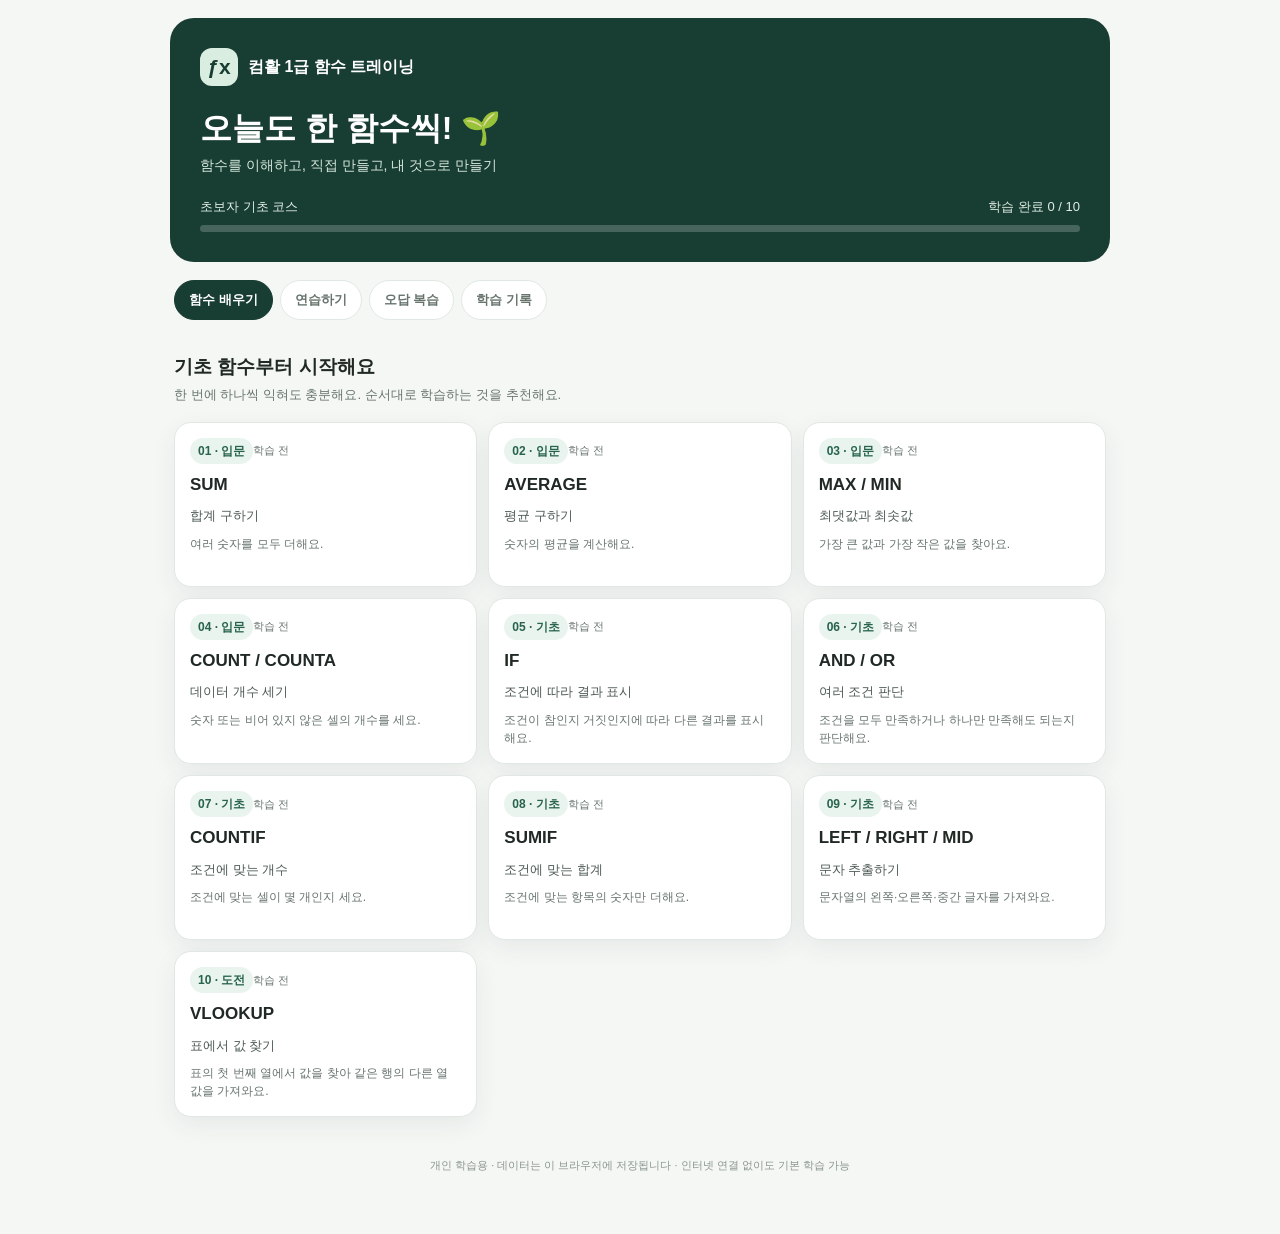
<file: func/index.html>
<!doctype html>
<html lang="ko">
<head>
<meta charset="utf-8">
<meta name="viewport" content="width=device-width, initial-scale=1, viewport-fit=cover">
<meta name="theme-color" content="#183d32">
<meta name="description" content="컴퓨터활용능력 1급 실기 함수 초보자 학습 앱">
<link rel="manifest" href="./manifest.json">
<title>컴활 1급 함수 트레이닝</title>
<style>
:root{--green:#183d32;--green2:#27634e;--mint:#eaf4ee;--ink:#202923;--muted:#68756d;--line:#e1e8e3;--bg:#f5f7f5;--white:#fff;--red:#b43c36;--amber:#9a6815;--shadow:0 8px 24px rgba(25,55,40,.07)}
*{box-sizing:border-box}body{margin:0;background:var(--bg);color:var(--ink);font-family:-apple-system,BlinkMacSystemFont,"Segoe UI",Roboto,"Noto Sans KR",sans-serif;line-height:1.55}button,input{font:inherit}button{cursor:pointer}.app{max-width:980px;margin:auto;min-height:100vh;padding-bottom:34px}.hero{background:var(--green);color:#fff;padding:26px 22px 22px;border-radius:0 0 24px 24px}.brand{display:flex;align-items:center;gap:10px;font-weight:750}.brand-mark{width:38px;height:38px;border-radius:12px;background:#d9eee1;color:var(--green);display:grid;place-items:center;font-size:21px}.hero h1{font-size:27px;line-height:1.25;margin:22px 0 7px}.hero p{color:#d7e8dd;margin:0;font-size:14px}.hero-bottom{display:flex;justify-content:space-between;gap:12px;align-items:center;margin-top:20px;font-size:13px;color:#e0eee5}.progress-track{height:7px;background:#ffffff35;border-radius:20px;overflow:hidden;margin-top:8px}.progress-fill{height:100%;background:#b7e2c8;width:0%;transition:width .2s}.tabs{display:flex;gap:7px;padding:15px 16px 4px;overflow:auto}.tab{border:1px solid var(--line);background:#fff;color:var(--muted);border-radius:999px;padding:9px 14px;white-space:nowrap;font-size:13px;font-weight:650}.tab.active{background:var(--green);border-color:var(--green);color:#fff}.content{padding:14px 16px}.section-title{font-size:19px;margin:8px 0 4px}.sub{color:var(--muted);font-size:13px;margin:0 0 16px}.grid{display:grid;grid-template-columns:repeat(2,minmax(0,1fr));gap:11px}.card{background:var(--white);border:1px solid var(--line);border-radius:17px;padding:15px;box-shadow:var(--shadow)}.lesson-card{display:flex;flex-direction:column;gap:8px;min-height:150px;text-align:left;color:var(--ink);width:100%;border:1px solid var(--line)}.lesson-card:active{transform:scale(.99)}.lesson-top{display:flex;justify-content:space-between;align-items:center}.num{font-size:12px;color:var(--green2);font-weight:750;background:var(--mint);padding:4px 8px;border-radius:20px}.status{font-size:11px;color:var(--muted)}.lesson-card strong{font-size:17px}.lesson-card small{color:var(--muted);font-size:12px}.lesson-card .desc{font-size:13px;color:#4d5a52}.pill{display:inline-block;background:var(--mint);color:var(--green2);padding:4px 9px;border-radius:99px;font-size:11px;font-weight:700}.panel{background:#fff;border:1px solid var(--line);border-radius:18px;padding:17px;margin-bottom:13px;box-shadow:var(--shadow)}.back{border:0;background:transparent;color:var(--green2);font-weight:700;padding:4px 0 12px}.lesson-heading{display:flex;gap:12px;align-items:flex-start}.lesson-heading h2{margin:0;font-size:24px}.lesson-heading p{margin:3px 0;color:var(--muted);font-size:13px}.explain{background:#f1f6f2;border-radius:13px;padding:14px;margin:13px 0}.formula{font-family:ui-monospace,SFMono-Regular,Consolas,monospace;background:#173c30;color:#f1fff5;border-radius:11px;padding:13px;overflow-wrap:anywhere;font-size:15px}.sheet{width:100%;border-collapse:collapse;margin:10px 0;font-size:13px}.sheet th,.sheet td{border:1px solid #dce4de;padding:8px;text-align:center}.sheet th{background:#edf3ee;color:#45564b}.sheet td:first-child{background:#f7f9f7;font-weight:700;color:#5e6c62}.step{display:flex;gap:10px;margin:10px 0;align-items:flex-start}.step b{background:var(--mint);color:var(--green);border-radius:50%;width:25px;height:25px;display:grid;place-items:center;flex:0 0 25px;font-size:12px}.step div{font-size:14px}.muted{color:var(--muted)}.btn{border:0;border-radius:12px;background:var(--green);color:#fff;padding:12px 16px;font-weight:750}.btn.secondary{background:#edf3ee;color:var(--green)}.btn.ghost{background:#fff;color:var(--green);border:1px solid var(--line)}.btn-row{display:flex;gap:8px;flex-wrap:wrap;margin-top:12px}.input-label{display:block;font-size:13px;font-weight:700;margin:14px 0 7px}.answer-input{width:100%;border:1.5px solid #d5dfd8;border-radius:12px;padding:13px 12px;background:#fff;color:var(--ink);font-family:ui-monospace,monospace;font-size:15px;outline:none}.answer-input:focus{border-color:var(--green2);box-shadow:0 0 0 3px #27634e18}.feedback{padding:12px;border-radius:12px;margin-top:12px;font-size:13px}.feedback.good{background:#eaf5ed;color:#205b38}.feedback.bad{background:#fff2ed;color:#963d2d}.hint{background:#fff8e8;border:1px solid #f0dfb8;color:#725018;border-radius:12px;padding:12px;margin-top:10px;font-size:13px}.small-title{font-size:14px;font-weight:750;margin:15px 0 7px}.stat-grid{display:grid;grid-template-columns:repeat(3,1fr);gap:9px}.stat{background:#f3f6f3;border-radius:13px;padding:13px;text-align:center}.stat strong{display:block;font-size:22px;color:var(--green)}.stat span{font-size:11px;color:var(--muted)}.empty{text-align:center;padding:28px 12px;color:var(--muted);font-size:14px}.footer{text-align:center;color:#8a958e;font-size:11px;padding:20px 16px}.hidden{display:none!important}
@media(min-width:700px){.hero{margin-top:18px;border-radius:24px;padding:30px}.content{padding:20px 4px}.tabs{padding:18px 4px 4px}.grid{grid-template-columns:repeat(3,minmax(0,1fr))}.lesson-card{min-height:165px}.app{padding:0 20px 40px}.hero h1{font-size:32px}}
@media(max-width:390px){.grid{grid-template-columns:1fr}.hero h1{font-size:24px}.stat-grid{gap:6px}.stat{padding:10px 5px}}
</style>
</head>
<body>
<div class="app">
<header class="hero">
  <div class="brand"><div class="brand-mark">ƒx</div><span>컴활 1급 함수 트레이닝</span></div>
  <h1>오늘도 한 함수씩! 🌱</h1>
  <p>함수를 이해하고, 직접 만들고, 내 것으로 만들기</p>
  <div class="hero-bottom"><span>초보자 기초 코스</span><span id="heroProgressText">학습 완료 0 / 10</span></div>
  <div class="progress-track"><div class="progress-fill" id="heroProgress"></div></div>
</header>
<nav class="tabs" aria-label="주 메뉴">
  <button class="tab active" data-tab="learn">함수 배우기</button>
  <button class="tab" data-tab="practice">연습하기</button>
  <button class="tab" data-tab="wrong">오답 복습</button>
  <button class="tab" data-tab="stats">학습 기록</button>
</nav>
<main class="content">
<section id="learnView">
  <h2 class="section-title">기초 함수부터 시작해요</h2>
  <p class="sub">한 번에 하나씩 익혀도 충분해요. 순서대로 학습하는 것을 추천해요.</p>
  <div class="grid" id="lessonGrid"></div>
</section>
<section id="lessonView" class="hidden"></section>
<section id="practiceView" class="hidden">
  <h2 class="section-title">함수 연습하기</h2><p class="sub">배운 함수의 수식을 직접 입력해 보세요.</p>
  <div id="practiceList"></div>
</section>
<section id="wrongView" class="hidden">
  <h2 class="section-title">오답 복습</h2><p class="sub">틀렸던 문제를 다시 풀면서 익혀 봐요.</p><div id="wrongList"></div>
</section>
<section id="statsView" class="hidden">
  <h2 class="section-title">나의 학습 기록</h2><p class="sub">조금씩 쌓이는 연습이 실력이 돼요.</p>
  <div class="stat-grid" id="statsGrid"></div><div class="panel" style="margin-top:13px"><b>함수별 학습 현황</b><div id="statsDetails"></div></div>
  <button class="btn ghost" id="resetBtn">학습 기록 초기화</button>
</section>
</main>
<div class="footer">개인 학습용 · 데이터는 이 브라우저에 저장됩니다 · 인터넷 연결 없이도 기본 학습 가능</div>
</div>
<script>
const lessons = [
 {id:"sum",name:"SUM",ko:"합계 구하기",level:"입문",desc:"여러 숫자를 모두 더해요.",meaning:"SUM은 여러 셀에 들어 있는 숫자를 모두 더해 합계를 구하는 함수예요.",syntax:"=SUM(숫자1, [숫자2], ...)",example:"=SUM(B2:B5)",parts:[["SUM","합계를 구하라는 함수 이름"],["B2:B5","B2부터 B5까지의 셀 범위"]],rows:[["셀","금액"],["B2","10,000"],["B3","20,000"],["B4","15,000"],["B5","5,000"]],result:"50,000",hint:["합계를 구할 때 사용하는 함수 이름은 SUM이에요.","B2부터 B5까지 범위를 콜론(:)으로 연결해요."],question:"B2부터 B5까지 금액의 합계를 구하는 수식을 작성하세요.",answers:["=SUM(B2:B5)"],explain:"SUM은 지정한 범위의 숫자를 모두 더해요. B2:B5는 B2, B3, B4, B5를 뜻해요.",try:"=SUM(B2:B5)"},
 {id:"average",name:"AVERAGE",ko:"평균 구하기",level:"입문",desc:"숫자의 평균을 계산해요.",meaning:"AVERAGE는 숫자들의 산술평균을 구해요. 합계를 항목 수로 나눈 값이에요.",syntax:"=AVERAGE(숫자1, [숫자2], ...)",example:"=AVERAGE(C2:C6)",parts:[["AVERAGE","평균을 구하라는 함수 이름"],["C2:C6","C2부터 C6까지의 점수 범위"]],rows:[["셀","점수"],["C2","80"],["C3","90"],["C4","70"],["C5","85"],["C6","95"]],result:"84",hint:["평균을 구하는 함수 이름은 AVERAGE예요.","점수가 입력된 C2부터 C6까지 범위를 지정하세요."],question:"C2부터 C6까지 점수의 평균을 구하는 수식을 작성하세요.",answers:["=AVERAGE(C2:C6)"],explain:"AVERAGE는 지정한 숫자들의 평균을 구해요. 이 예시의 평균은 84점이에요.",try:"=AVERAGE(C2:C6)"},
 {id:"maxmin",name:"MAX / MIN",ko:"최댓값과 최솟값",level:"입문",desc:"가장 큰 값과 가장 작은 값을 찾아요.",meaning:"MAX는 가장 큰 숫자를, MIN은 가장 작은 숫자를 찾아줘요.",syntax:"=MAX(범위)  /  =MIN(범위)",example:"=MAX(D2:D6)",parts:[["MAX","가장 큰 숫자"],["MIN","가장 작은 숫자"],["D2:D6","비교할 숫자 범위"]],rows:[["셀","점수"],["D2","72"],["D3","98"],["D4","81"],["D5","65"],["D6","90"]],result:"MAX = 98 / MIN = 65",hint:["가장 큰 값은 MAX, 가장 작은 값은 MIN이에요.","두 함수 모두 같은 범위 D2:D6을 사용할 수 있어요."],question:"D2부터 D6까지 점수 중 가장 큰 값을 구하는 수식을 작성하세요.",answers:["=MAX(D2:D6)"],explain:"MAX는 범위에서 가장 큰 숫자를 반환해요. 가장 작은 값이 필요하다면 MAX 대신 MIN을 사용해요.",try:"=MAX(D2:D6)"},
 {id:"count",name:"COUNT / COUNTA",ko:"데이터 개수 세기",level:"입문",desc:"숫자 또는 비어 있지 않은 셀의 개수를 세요.",meaning:"COUNT는 숫자가 입력된 셀의 개수를 세고, COUNTA는 비어 있지 않은 셀의 개수를 세요.",syntax:"=COUNT(범위)  /  =COUNTA(범위)",example:"=COUNT(A2:A6)",parts:[["COUNT","숫자가 입력된 셀 개수"],["COUNTA","비어 있지 않은 셀 개수"],["A2:A6","확인할 범위"]],rows:[["셀","내용"],["A2","김하나"],["A3","25"],["A4","이둘"],["A5","30"],["A6","(빈 셀)"]],result:"COUNT = 2 / COUNTA = 4",hint:["숫자만 세려면 COUNT를 사용해요.","글자까지 포함해 내용이 있는 셀을 세려면 COUNTA를 사용해요."],question:"A2부터 A6까지에서 숫자가 입력된 셀의 개수를 구하는 수식을 작성하세요.",answers:["=COUNT(A2:A6)"],explain:"COUNT는 숫자가 있는 A3과 A5, 총 2개를 세요. 글자도 세고 싶다면 COUNTA를 사용해요.",try:"=COUNT(A2:A6)"},
 {id:"if",name:"IF",ko:"조건에 따라 결과 표시",level:"기초",desc:"조건이 참인지 거짓인지에 따라 다른 결과를 표시해요.",meaning:"IF는 조건을 검사한 뒤 참이면 첫 번째 결과를, 거짓이면 두 번째 결과를 표시해요.",syntax:'=IF(조건, "참일 때", "거짓일 때")',example:'=IF(B2>=60,"합격","불합격")',parts:[["B2>=60","B2의 값이 60 이상인지 검사"],["\"합격\"","조건이 참이면 표시"],["\"불합격\"","조건이 거짓이면 표시"]],rows:[["셀","점수"],["B2","75"],["B3","55"]],result:"B2 결과 = 합격",hint:["IF 함수는 조건, 참일 때 결과, 거짓일 때 결과 순서예요.","60점 이상인지 비교하려면 >= 기호를 사용해요."],question:"B2의 점수가 60점 이상이면 '합격', 아니면 '불합격'을 표시하는 수식을 작성하세요.",answers:['=IF(B2>=60,"합격","불합격")',"=IF(B2>=60,\"합격\",\"불합격\")"],explain:"IF(조건, 참일 때 값, 거짓일 때 값) 순서예요. 문자 결과는 큰따옴표로 감싸야 해요.",try:'=IF(B2>=60,"합격","불합격")'},
 {id:"andor",name:"AND / OR",ko:"여러 조건 판단",level:"기초",desc:"조건을 모두 만족하거나 하나만 만족해도 되는지 판단해요.",meaning:"AND는 모든 조건이 참이어야 TRUE, OR는 조건 중 하나라도 참이면 TRUE를 반환해요. IF와 함께 자주 사용해요.",syntax:"=AND(조건1, 조건2)  /  =OR(조건1, 조건2)",example:'=IF(AND(B2>=60,C2="출석"),"통과","미통과")',parts:[["AND(B2>=60,C2=\"출석\")","점수가 60 이상이고 출석 상태가 출석인지 모두 확인"],["IF(...)","조건이 참이면 통과, 아니면 미통과"]],rows:[["셀","값"],["B2","80"],["C2","출석"]],result:"통과",hint:["AND는 두 조건을 모두 만족해야 해요.","IF 안에 AND(조건1, 조건2)를 넣어 사용할 수 있어요."],question:"B2가 60 이상이고 C2가 '출석'이면 '통과', 아니면 '미통과'를 표시하세요.",answers:['=IF(AND(B2>=60,C2="출석"),"통과","미통과")'],explain:"AND가 두 조건을 검사하고, 그 결과를 IF가 받아 최종 문자를 표시해요.",try:'=IF(AND(B2>=60,C2="출석"),"통과","미통과")'},
 {id:"countif",name:"COUNTIF",ko:"조건에 맞는 개수",level:"기초",desc:"조건에 맞는 셀이 몇 개인지 세요.",meaning:"COUNTIF는 지정한 범위에서 조건에 맞는 셀의 개수를 세는 함수예요.",syntax:"=COUNTIF(범위, 조건)",example:'=COUNTIF(B2:B6,">=80")',parts:[["B2:B6","조건을 검사할 범위"],[">=80","80 이상이라는 조건"]],rows:[["셀","점수"],["B2","90"],["B3","75"],["B4","80"],["B5","60"],["B6","95"]],result:"3",hint:["COUNTIF는 범위와 조건, 두 가지를 입력해요.","80 이상 조건은 따옴표 안에 \">=80\"처럼 작성해요."],question:"B2부터 B6까지에서 80 이상인 점수의 개수를 구하세요.",answers:['=COUNTIF(B2:B6,">=80")',"=COUNTIF(B2:B6,\">=80\")"],explain:"90, 80, 95가 조건을 만족하므로 결과는 3이에요. 조건을 큰따옴표로 묶는 점을 기억하세요.",try:'=COUNTIF(B2:B6,">=80")'},
 {id:"sumif",name:"SUMIF",ko:"조건에 맞는 합계",level:"기초",desc:"조건에 맞는 항목의 숫자만 더해요.",meaning:"SUMIF는 조건을 만족하는 행에 대응하는 숫자들을 합산해요.",syntax:"=SUMIF(조건범위, 조건, 합계범위)",example:'=SUMIF(A2:A5,"사과",B2:B5)',parts:[["A2:A5","조건을 확인할 품목 범위"],["\"사과\"","찾을 조건"],["B2:B5","합계를 구할 금액 범위"]],rows:[["셀","품목(A)","금액(B)"],["2","사과","1,000"],["3","배","2,000"],["4","사과","1,500"],["5","포도","3,000"]],result:"2,500",hint:["SUMIF는 조건범위, 조건, 합계범위 순서예요.","품목이 사과인 행의 금액을 더하는 문제예요."],question:"A2:A5에서 '사과'인 행에 해당하는 B2:B5 금액의 합계를 구하세요.",answers:['=SUMIF(A2:A5,"사과",B2:B5)'],explain:"사과에 해당하는 금액 1,000과 1,500을 더해 2,500이 돼요.",try:'=SUMIF(A2:A5,"사과",B2:B5)'},
 {id:"text",name:"LEFT / RIGHT / MID",ko:"문자 추출하기",level:"기초",desc:"문자열의 왼쪽·오른쪽·중간 글자를 가져와요.",meaning:"LEFT는 왼쪽부터, RIGHT는 오른쪽부터, MID는 지정한 위치부터 글자를 추출해요.",syntax:"=LEFT(문자열, 글자수)\n=RIGHT(문자열, 글자수)\n=MID(문자열, 시작위치, 글자수)",example:'=LEFT(A2,2)  → "서울"',parts:[["A2","문자열이 들어 있는 셀"],["2","왼쪽에서 가져올 글자 수"],["MID","시작 위치와 글자 수를 지정해 중간 추출"]],rows:[["셀","내용"],["A2","서울특별시"],["LEFT(A2,2)","서울"],["RIGHT(A2,3)","특별시"]],result:"서울",hint:["LEFT와 RIGHT는 가져올 글자 수를 지정해요.","MID는 시작 위치도 지정해야 해요. 첫 글자의 위치는 1이에요."],question:"A2의 문자열에서 왼쪽부터 2글자를 추출하는 수식을 작성하세요.",answers:["=LEFT(A2,2)"],explain:"LEFT(A2,2)는 A2의 왼쪽에서 두 글자를 가져와요. 서울특별시라면 결과는 서울이에요.",try:"=LEFT(A2,2)"},
 {id:"vlookup",name:"VLOOKUP",ko:"표에서 값 찾기",level:"도전",desc:"표의 첫 번째 열에서 값을 찾아 같은 행의 다른 열 값을 가져와요.",meaning:"VLOOKUP은 표의 첫 번째 열에서 찾을 값을 검색하고, 지정한 열의 값을 반환해요.",syntax:"=VLOOKUP(찾을값, 표범위, 열번호, 일치옵션)",example:"=VLOOKUP(E2,A2:C6,3,FALSE)",parts:[["E2","찾을 값이 입력된 셀"],["A2:C6","검색할 표 범위"],["3","표 범위의 세 번째 열에서 결과 반환"],["FALSE","정확히 일치하는 값 검색"]],rows:[["사번","이름","부서"],["101","김하나","총무"],["102","이둘","회계"],["103","박셋","인사"]],result:"찾을 사번이 102라면 결과 = 회계",hint:["찾을 값은 표 범위의 첫 번째 열에서 검색해요.","열번호 3은 지정한 표 범위의 세 번째 열을 뜻해요. 정확히 일치하려면 FALSE를 사용해요."],question:"E2의 사번을 A2:C6에서 찾아 세 번째 열의 값을 정확히 일치하도록 가져오세요.",answers:["=VLOOKUP(E2,A2:C6,3,FALSE)","=VLOOKUP(E2,A2:C6,3,0)"],explain:"VLOOKUP(찾을값, 표범위, 열번호, FALSE) 구조예요. FALSE 대신 0을 써도 정확히 일치하는 검색이에요.",try:"=VLOOKUP(E2,A2:C6,3,FALSE)"}
];
const defaultState={completed:[],attempts:0,correct:0,wrong:{},lastSeen:null};
let state;
try{state=JSON.parse(localStorage.getItem("comhwalFunctionTrainerV1"))||structuredClone(defaultState)}catch(e){state={...defaultState}}
let activeTab="learn", currentLesson=null, hintLevel=0;
const $=s=>document.querySelector(s);
function save(){localStorage.setItem("comhwalFunctionTrainerV1",JSON.stringify(state));updateHeader()}
function updateHeader(){const n=state.completed.length;$("#heroProgressText").textContent=`학습 완료 ${n} / ${lessons.length}`;$("#heroProgress").style.width=(n/lessons.length*100)+"%"}
function showTab(tab){activeTab=tab;document.querySelectorAll(".tab").forEach(b=>b.classList.toggle("active",b.dataset.tab===tab));["learn","lesson","practice","wrong","stats"].forEach(v=>$("#"+v+"View").classList.toggle("hidden",v!==(tab==="learn"&&currentLesson?"lesson":tab)));if(tab==="learn"&&!currentLesson)renderLessons();if(tab==="practice")renderPractice();if(tab==="wrong")renderWrong();if(tab==="stats")renderStats()}
document.querySelectorAll(".tab").forEach(b=>b.addEventListener("click",()=>{currentLesson=null;showTab(b.dataset.tab)}));
function renderLessons(){const grid=$("#lessonGrid");grid.innerHTML="";lessons.forEach((l,i)=>{const done=state.completed.includes(l.id);const b=document.createElement("button");b.className="card lesson-card";b.innerHTML=`<div class="lesson-top"><span class="num">${String(i+1).padStart(2,"0")} · ${l.level}</span><span class="status">${done?"✓ 학습 완료":"학습 전"}</span></div><strong>${l.name}</strong><span class="desc">${l.ko}</span><small>${l.desc}</small>`;b.addEventListener("click",()=>openLesson(l.id));grid.appendChild(b)})}
function table(rows){return `<table class="sheet"><tbody>${rows.map((r,i)=>`<tr>${r.map(c=>i===0?`<th>${c}</th>`:`<td>${c}</td>`).join("")}</tr>`).join("")}</tbody></table>`}
function openLesson(id){currentLesson=lessons.find(x=>x.id===id);hintLevel=0;renderLesson();showTab("learn")}
function renderLesson(){const l=currentLesson,v=$("#lessonView");$("#learnView").classList.add("hidden");v.classList.remove("hidden");v.innerHTML=`<button class="back" id="backLessons">← 함수 목록</button><div class="panel"><div class="lesson-heading"><span class="pill">${l.level} 단계</span><div><h2>${l.name}</h2><p>${l.ko}</p></div></div><div class="explain"><b>🌱 이 함수는 무엇을 할까요?</b><p style="margin:6px 0 0">${l.meaning}</p></div><div class="small-title">함수의 기본 모양</div><div class="formula">${l.syntax.replaceAll("\\n","<br>")}</div><div class="small-title">실제 예시</div><div class="formula">${l.example}</div>${l.rows?`<div class="small-title">예제 데이터</div>${table(l.rows)}`:""}<div class="small-title">수식 하나씩 이해하기</div>${l.parts.map((p,i)=>`<div class="step"><b>${i+1}</b><div><strong>${p[0]}</strong><br><span class="muted">${p[1]}</span></div></div>`).join("")}<div class="explain"><b>계산 결과</b><div style="font-size:19px;font-weight:800;color:var(--green);margin-top:5px">${l.result}</div></div><div class="small-title">이제 직접 만들어 볼까요?</div><p class="muted" style="font-size:13px">아래 문제를 읽고 수식을 입력해 보세요. 처음에는 힌트를 사용해도 좋아요.</p><b>${l.question}</b><label class="input-label" for="lessonAnswer">수식 입력</label><input id="lessonAnswer" class="answer-input" placeholder="예: =SUM(A1:A5)" autocomplete="off" autocapitalize="characters"><div class="btn-row"><button class="btn secondary" id="hintBtn">힌트 보기</button><button class="btn" id="checkBtn">정답 확인</button></div><div id="hintArea"></div><div id="answerFeedback"></div><div class="btn-row"><button class="btn ghost" id="nextLesson">다음 함수 배우기 →</button></div></div>`;
$("#backLessons").onclick=()=>{currentLesson=null;showTab("learn")};$("#hintBtn").onclick=()=>{hintLevel=Math.min(hintLevel+1,2);$("#hintArea").innerHTML=`<div class="hint">💡 ${l.hint[Math.min(hintLevel-1,1)]}</div>`};$("#checkBtn").onclick=()=>checkAnswer(l,$("#lessonAnswer").value,"answerFeedback");$("#lessonAnswer").addEventListener("keydown",e=>{if(e.key==="Enter")checkAnswer(l,e.target.value,"answerFeedback")});$("#nextLesson").onclick=()=>{const i=lessons.findIndex(x=>x.id===l.id);openLesson(lessons[(i+1)%lessons.length].id)}}
function normalize(s){return s.toUpperCase().replace(/\s+/g,"").replace(/;/g,",")}
function checkAnswer(l,value,target){const correct=l.answers.some(a=>normalize(a)===normalize(value));state.attempts++;if(correct){state.correct++;if(!state.completed.includes(l.id))state.completed.push(l.id);delete state.wrong[l.id];$("#"+target).innerHTML=`<div class="feedback good"><b>정답이에요! 🎉</b><br>${l.explain}</div>`}else{state.wrong[l.id]=(state.wrong[l.id]||0)+1;$("#"+target).innerHTML=`<div class="feedback bad"><b>조금 더 살펴봐요.</b><br>입력한 수식의 함수 이름, 괄호, 셀 범위를 확인해 보세요.<br><br><b>정답 예시:</b> <code>${l.try}</code><br>${l.explain}</div>`}save();renderLessons()}
function renderPractice(){const box=$("#practiceList");box.innerHTML="";lessons.forEach((l,i)=>{const p=document.createElement("div");p.className="panel";p.innerHTML=`<span class="pill">${i+1}번 · ${l.level}</span><h3 style="margin:9px 0 4px">${l.name} — ${l.ko}</h3><p style="font-size:13px;margin:0">${l.question}</p><input class="answer-input" style="margin-top:11px" id="p_${l.id}" placeholder="수식을 입력하세요"><div class="btn-row"><button class="btn secondary" data-hint="${l.id}">힌트</button><button class="btn" data-check="${l.id}">채점</button></div><div id="pf_${l.id}"></div><div id="ph_${l.id}"></div>`;box.appendChild(p)});box.querySelectorAll("[data-check]").forEach(b=>b.onclick=()=>checkAnswer(lessons.find(l=>l.id===b.dataset.check),$("#p_"+b.dataset.check).value,"pf_"+b.dataset.check));box.querySelectorAll("[data-hint]").forEach(b=>{let n=0;b.onclick=()=>{n=Math.min(n+1,2);$("#ph_"+b.dataset.hint).innerHTML=`<div class="hint">${lessons.find(l=>l.id===b.dataset.hint).hint[n-1]}</div>`}})}
function renderWrong(){const box=$("#wrongList"),ids=Object.keys(state.wrong);if(!ids.length){box.innerHTML='<div class="panel empty">아직 오답이 없어요.<br>함수 연습을 시작하면 복습할 문제가 여기에 모여요! 🌱</div>';return}box.innerHTML="";ids.forEach(id=>{const l=lessons.find(x=>x.id===id);if(!l)return;const p=document.createElement("div");p.className="panel";p.innerHTML=`<span class="pill">오답 ${state.wrong[id]}회</span><h3>${l.name} · ${l.ko}</h3><p style="font-size:13px">${l.question}</p><input class="answer-input" id="w_${id}" placeholder="수식을 다시 입력하세요"><div class="btn-row"><button class="btn" id="wc_${id}">다시 채점</button><button class="btn ghost" id="wh_${id}">정답 보기</button></div><div id="wf_${id}"></div>`;box.appendChild(p);$("#wc_"+id).onclick=()=>checkAnswer(l,$("#w_"+id).value,"wf_"+id);$("#wh_"+id).onclick=()=>$("#wf_"+id).innerHTML=`<div class="hint">정답 예시: ${l.try}<br>${l.explain}</div>`})}
function renderStats(){const rate=state.attempts?Math.round(state.correct/state.attempts*100):0;$("#statsGrid").innerHTML=`<div class="stat"><strong>${state.completed.length}</strong><span>학습 완료 함수</span></div><div class="stat"><strong>${state.attempts}</strong><span>누적 채점</span></div><div class="stat"><strong>${rate}%</strong><span>정답률</span></div>`;$("#statsDetails").innerHTML=lessons.map(l=>`<div style="display:flex;justify-content:space-between;padding:9px 0;border-bottom:1px solid var(--line);font-size:13px"><span><b>${l.name}</b> <span class="muted">· ${l.ko}</span></span><span>${state.completed.includes(l.id)?"✓ 완료":"학습 전"}</span></div>`).join("")}
$("#resetBtn").onclick=()=>{if(confirm("모든 학습 기록과 오답을 초기화할까요?")){state={...defaultState,completed:[],wrong:{}};save();renderStats();renderLessons()}};
renderLessons();updateHeader();
if("serviceWorker" in navigator && location.protocol.startsWith("http")){window.addEventListener("load",()=>navigator.serviceWorker.register("./sw.js").catch(()=>{}))}
</script>
</body>
</html>
</file>
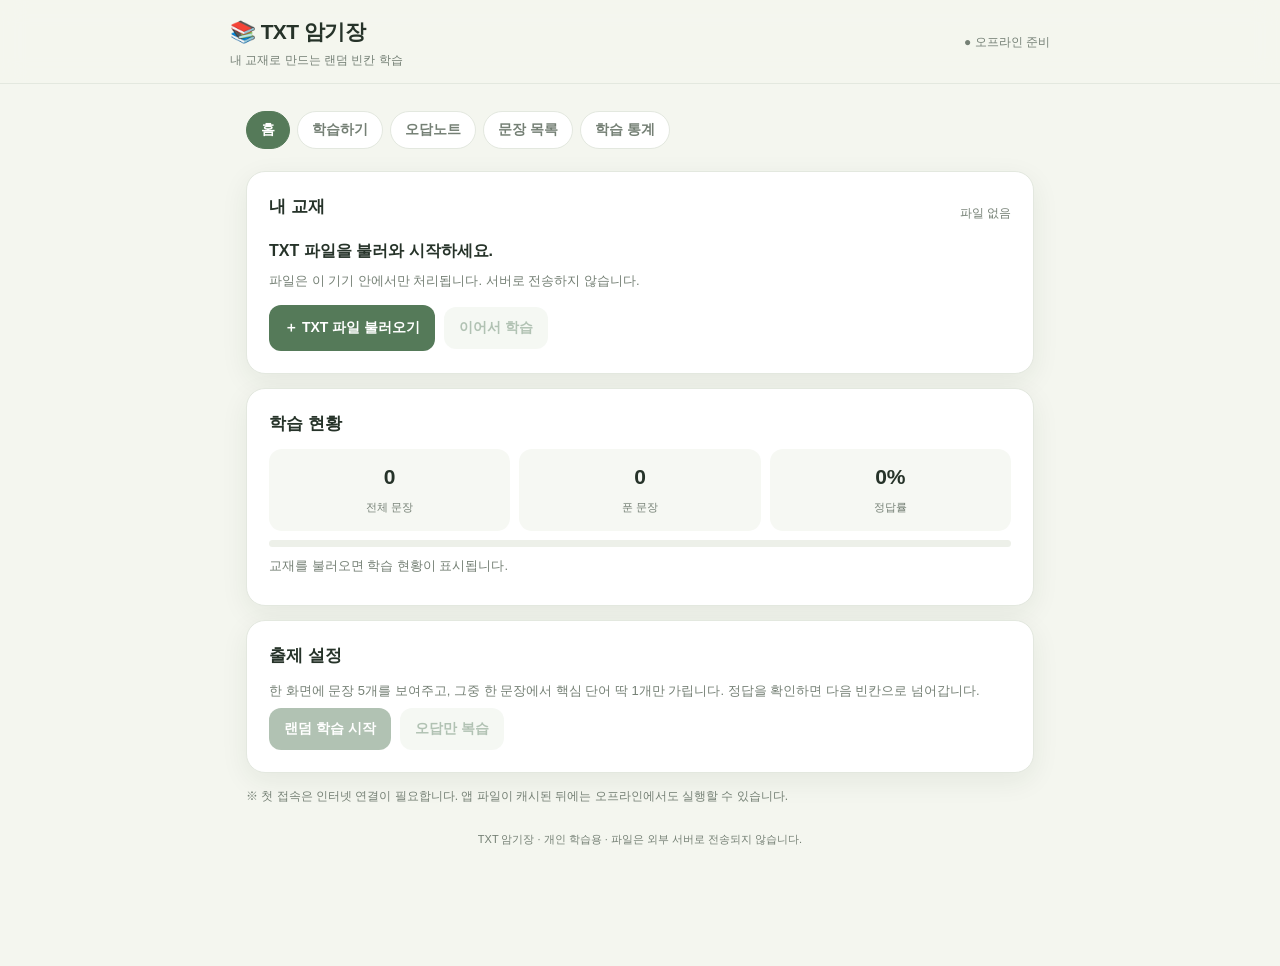
<file: mem/index.html>
<!doctype html>
<html lang="ko">
<head>
<meta charset="utf-8">
<meta name="viewport" content="width=device-width, initial-scale=1, viewport-fit=cover">
<meta name="theme-color" content="#f4f6ef">
<meta name="apple-mobile-web-app-capable" content="yes">
<meta name="apple-mobile-web-app-status-bar-style" content="default">
<meta name="apple-mobile-web-app-title" content="TXT 암기장">
<link rel="manifest" href="./manifest.json">
<link rel="icon" href="./icon.svg" type="image/svg+xml">
<link rel="apple-touch-icon" href="./icon-180.png">
<title>TXT 암기장</title>
<style>
:root{--bg:#f4f6ef;--paper:#fff;--ink:#263329;--muted:#758075;--green:#557a59;--green2:#e9f0e6;--line:#e3e8df;--red:#b64e46;--amber:#a66b24;--shadow:0 8px 28px rgba(35,55,35,.07)}
*{box-sizing:border-box}body{margin:0;background:var(--bg);color:var(--ink);font-family:-apple-system,BlinkMacSystemFont,"Apple SD Gothic Neo","Noto Sans KR",sans-serif;line-height:1.55}
header{padding:calc(16px + env(safe-area-inset-top)) 18px 14px;background:rgba(244,246,239,.94);position:sticky;top:0;z-index:5;backdrop-filter:blur(12px);border-bottom:1px solid var(--line)}
.head{max-width:820px;margin:auto;display:flex;align-items:center;justify-content:space-between;gap:12px}
h1{font-size:21px;margin:0;font-weight:800;letter-spacing:-.6px}.sub{font-size:12px;color:var(--muted);margin-top:2px}
main{max-width:820px;margin:0 auto;padding:18px 16px 100px}
nav{display:flex;gap:7px;overflow:auto;margin:0 0 17px;padding:2px 0 5px}
.tab{border:1px solid var(--line);background:var(--paper);border-radius:999px;padding:9px 14px;white-space:nowrap;color:var(--muted);font-weight:700}
.tab.active{background:var(--green);border-color:var(--green);color:white}
.panel{background:var(--paper);border:1px solid var(--line);border-radius:19px;padding:18px;box-shadow:var(--shadow);margin-bottom:14px}
h2{font-size:17px;margin:0 0 12px}h3{font-size:14px;margin:0 0 8px}
p{margin:7px 0}.muted{color:var(--muted);font-size:13px}.small{font-size:12px;color:var(--muted)}
button,.filebtn{border:0;border-radius:12px;padding:12px 15px;font-size:14px;font-weight:750;background:var(--green);color:white;cursor:pointer}
button:disabled{opacity:.45;cursor:not-allowed}.secondary{background:var(--green2);color:var(--green)}.ghost{background:#f4f6f2;color:#4d5d4e;border:1px solid var(--line)}.danger{background:#faecea;color:var(--red)}
input[type=text],textarea{width:100%;padding:13px;border:1px solid var(--line);border-radius:11px;font:inherit;background:#fff;color:var(--ink);outline-color:var(--green)}
input[type=file]{display:none}.filebtn{display:inline-block}.row{display:flex;gap:9px;align-items:center;flex-wrap:wrap}.between{display:flex;justify-content:space-between;align-items:center;gap:10px}
.stats{display:grid;grid-template-columns:repeat(3,1fr);gap:9px}.stat{background:#f6f8f3;border-radius:13px;padding:12px;text-align:center}.stat b{display:block;font-size:21px}.stat span{font-size:11px;color:var(--muted)}
.progress{height:7px;background:#edf0e9;border-radius:99px;overflow:hidden;margin:9px 0}.progress>i{display:block;height:100%;background:var(--green);width:0}
.question{font-size:16px;line-height:1.9;word-break:keep-all}.study-sentence{padding:11px 9px;border-bottom:1px solid var(--line);border-radius:9px}.study-sentence:last-child{border:0}.study-sentence.active-sentence{background:#f1f6ee;border:1px solid #dce8d9}.study-sentence .sentence-no{display:inline-block;min-width:25px;color:var(--muted);font-size:12px;font-weight:800;vertical-align:top}.study-sentence .sentence-body{display:inline}.blank{display:inline-block;vertical-align:baseline;min-width:76px;padding:1px 7px;margin:0 2px;border-bottom:2px solid #91a58d;background:#f0f5ed;border-radius:6px;color:var(--green);font-size:14px;text-align:center}
.answer-list{display:grid;gap:10px;margin-top:18px}.answer-item label{display:block;font-size:12px;color:var(--muted);margin-bottom:5px}
.feedback{padding:13px;border-radius:12px;margin-top:14px;font-size:14px}.good{background:#eaf4e8;color:#315f37}.bad{background:#fbefed;color:#98433d}
.hidden{display:none!important}.sentence-card{padding:13px 0;border-bottom:1px solid var(--line)}.sentence-card:last-child{border:0}
footer{text-align:center;color:var(--muted);font-size:11px;padding:18px}
@media(min-width:650px){main{padding-top:25px}.panel{padding:22px}.question{font-size:21px}}
</style>
</head>
<body>
<header><div class="head"><div><h1>📚 TXT 암기장</h1><div class="sub">내 교재로 만드는 랜덤 빈칸 학습</div></div><span id="offline" class="small">● 준비 중</span></div></header>
<main>
<nav>
<button class="tab active" data-view="home">홈</button>
<button class="tab" data-view="study">학습하기</button>
<button class="tab" data-view="wrong">오답노트</button>
<button class="tab" data-view="library">문장 목록</button>
<button class="tab" data-view="stats">학습 통계</button>
</nav>
<section id="home" class="view">
 <div class="panel">
  <div class="between"><h2>내 교재</h2><span class="small" id="fileStatus">아직 불러온 파일이 없어요</span></div>
  <p id="fileName" style="font-weight:750">TXT 파일을 불러와 시작하세요.</p>
  <p class="muted">파일은 이 기기 안에서만 처리됩니다. 서버로 전송하지 않습니다.</p>
  <div class="row" style="margin-top:14px">
   <label class="filebtn" for="txtFile">＋ TXT 파일 불러오기</label><input id="txtFile" type="file" accept=".txt,text/plain">
   <button class="secondary" id="resumeBtn" disabled>이어서 학습</button>
  </div>
 </div>
 <div class="panel">
  <h2>학습 현황</h2>
  <div class="stats"><div class="stat"><b id="totalN">0</b><span>전체 문장</span></div><div class="stat"><b id="doneN">0</b><span>푼 문장</span></div><div class="stat"><b id="rateN">0%</b><span>정답률</span></div></div>
  <div class="progress"><i id="homeProgress"></i></div>
  <p class="muted" id="progressText">교재를 불러오면 학습 현황이 표시됩니다.</p>
 </div>
 <div class="panel"><h2>출제 설정</h2><p class="muted">한 화면에 문장 5개를 보여주고, 그중 한 문장에서 핵심 단어 딱 1개만 가립니다. 정답을 확인하면 다음 빈칸으로 넘어갑니다.</p><div class="row"><button id="startBtn" disabled>랜덤 학습 시작</button><button class="secondary" id="wrongStartBtn" disabled>오답만 복습</button></div></div>
 <p class="small">※ 첫 접속은 인터넷 연결이 필요합니다. 앱 파일이 캐시된 뒤에는 오프라인에서도 실행할 수 있습니다.</p>
</section>
<section id="study" class="view hidden">
 <div class="panel">
  <div class="between"><span class="small" id="qPosition">문제 0 / 0</span><span class="small" id="qScore">정답 0</span></div>
  <div class="progress"><i id="studyProgress"></i></div>
  <h2>5개 문장을 읽고, 표시된 빈칸 하나를 채워 보세요.</h2>
  <div id="questionText" class="question">홈에서 TXT 파일을 불러온 뒤 학습을 시작하세요.</div>
  <div id="answerFields" class="answer-list"></div>
  <div class="row" style="margin-top:18px"><button id="gradeBtn" disabled>정답 확인</button><button class="secondary" id="hintBtn" disabled>힌트 보기</button><button class="ghost" id="revealBtn" disabled>정답 보기</button></div>
  <div id="feedback" class="feedback hidden"></div>
  <div class="row" style="margin-top:14px"><button class="ghost" id="nextBtn" disabled>다음 빈칸 →</button><button class="ghost" id="endBtn">학습 종료</button></div>
 </div>
</section>
<section id="wrong" class="view hidden">
 <div class="panel"><div class="between"><h2>오답노트</h2><span class="small" id="wrongCount">0개</span></div><p class="muted">한 번이라도 틀린 문장이 저장됩니다. 다시 맞히면 오답 목록에서 자동으로 제외할 수 있습니다.</p><div class="row"><button id="wrongStudyBtn" disabled>오답 다시 풀기</button><button class="danger" id="clearWrongBtn">오답 기록 비우기</button></div></div>
 <div class="panel" id="wrongList"><p class="muted">아직 오답이 없습니다.</p></div>
</section>
<section id="library" class="view hidden">
 <div class="panel"><div class="between"><h2>전체 문장</h2><span class="small" id="libraryCount">0개</span></div><p class="muted">불러온 TXT에서 문장 단위로 분리한 내용입니다.</p><div id="libraryList"><p class="muted">교재를 먼저 불러오세요.</p></div></div>
</section>
<section id="stats" class="view hidden">
 <div class="panel"><h2>학습 통계</h2><div class="stats"><div class="stat"><b id="statAttempts">0</b><span>총 채점 횟수</span></div><div class="stat"><b id="statCorrect">0</b><span>완전 정답</span></div><div class="stat"><b id="statAccuracy">0%</b><span>정답률</span></div></div></div>
 <div class="panel"><h2>데이터 관리</h2><p class="muted">기기 변경이나 브라우저 데이터 삭제에 대비해 학습 기록을 백업하세요.</p><div class="row"><button id="exportBtn">백업 내보내기</button><label class="filebtn secondary" for="backupFile">백업 가져오기</label><input id="backupFile" type="file" accept=".json,application/json"></div><p class="small">백업 파일에는 불러온 TXT 본문과 학습 기록이 포함됩니다.</p></div>
</section>
<footer>TXT 암기장 · 개인 학습용 · 파일은 외부 서버로 전송되지 않습니다.</footer>
</main>
<script>
const $=id=>document.getElementById(id);
const DB_NAME='txtMemoryTrainerDB', DB_VERSION=1, STORE='app';
let db, state={text:'',fileName:'',sentences:[],wrong:{},attempts:0,correct:0,answered:{},lastIndex:0};
let queue=[],qIndex=0,current=null,graded=false,wrongMode=false;
const STOP=new Set(('그리고 그러나 또한 또는 다만 이에 따라 따라서 경우 해당 각각 다음 각 호 법 이하 사람 자 이 그 및 또는 중 동안 부분 일부 것 수 등 때 바 따라 의 에 에서 으로 로 를 을 은 는 이 가 와 과 도 만 에게 에는 에서부터 까지 한 하는 하며 하고 되어 있다 있는 없는 따른 따른다 한다 된다 지급한다 말한다').split(/\s+/));
function openDB(){return new Promise((resolve,reject)=>{const req=indexedDB.open(DB_NAME,DB_VERSION);req.onupgradeneeded=()=>req.result.createObjectStore(STORE);req.onsuccess=()=>resolve(req.result);req.onerror=()=>reject(req.error)})}
function dbGet(key){return new Promise((res,rej)=>{const r=db.transaction(STORE).objectStore(STORE).get(key);r.onsuccess=()=>res(r.result);r.onerror=()=>rej(r.error)})}
function dbSet(key,val){return new Promise((res,rej)=>{const tx=db.transaction(STORE,'readwrite');tx.objectStore(STORE).put(val,key);tx.oncomplete=()=>res();tx.onerror=()=>rej(tx.error)})}
async function save(){try{await dbSet('state',state)}catch(e){console.error(e)}}
function normalize(s){return (s||'').normalize('NFKC').toLowerCase().replace(/\s+/g,'').replace(/[.,!?;:·ㆍ'"“”‘’()\[\]{}<>「」『』]/g,'')}
function splitSentences(text){
 const lines=text.replace(/\r\n?/g,'\n').split('\n');let out=[];
 for(let line of lines){line=line.trim();if(!line)continue;
  // 문장 종결부호 뒤 공백 또는 줄바꿈을 기준으로 분리. 숫자 목차의 "1."은 가급적 보존.
  const parts=line.split(/(?<=[.!?。！？])\s+(?=[가-힣A-Za-z0-9「『“"'(])/u);
  for(let p of parts){p=p.trim();if(p.length>=2)out.push(p)}
 }
 return out;
}
function getTokens(sentence){
 const re=/\d+(?:년|월|일|개월|주|일|세|원|퍼센트|%|호|항|조)?|[가-힣A-Za-z]+(?:[·ㆍ][가-힣A-Za-z]+)*/gu;
 let m,arr=[];while((m=re.exec(sentence))!==null){let raw=m[0],start=m.index,end=start+raw.length;
  if(/^\d/.test(raw)){if(raw.length>=2||/[년월일개월주세원%호항조]/.test(raw))arr.push({raw,start,end,score:10});continue}
  const n=raw.replace(/[·ㆍ]/g,'').length;
  if(n<3||STOP.has(raw))continue;
  if(/^(그리고|그러나|따라서|다만|또한|이러한|그러한|해당|다음|각각|경우|때문|통해|위해|따라서|이하|이상|미만|초과|이내|관련|대한|관한|있는|없는|한다|된다|하며|하고|하여|으로|에서|에게|부터|까지|처럼|보다|이라|이며|이고)$/.test(raw))continue;
  let score=3+(n>=4?2:0)+( /연금|급여|가입|수급|기간|보험|납부|지급|산정|반환|분할|자격|요건|신청|인정|제외|기여|혼인|사업장|근로|기준|대상|보험료|소득|장애|유족|노령|가입자|수급권/.test(raw)?5:0);
  arr.push({raw,start,end,score});
 }
 // 같은 단어가 반복되면 한 번만 후보로 선택
 const seen=new Set();return arr.filter(t=>{const k=normalize(t.raw);if(seen.has(k))return false;seen.add(k);return true});
}
function chooseBlanks(sentence){
 let candidates=getTokens(sentence);if(!candidates.length)return [];
 // 점수 가중치가 높은 후보를 우선하되 무작위성을 유지
 candidates=candidates.map(x=>({...x,weight:x.score+Math.random()*5})).sort((a,b)=>b.weight-a.weight);
 const count=Math.min(candidates.length,2+Math.floor(Math.random()*2));
 return candidates.slice(0,count).sort((a,b)=>a.start-b.start);
}
function chooseOneBlank(sentence){
 let candidates=getTokens(sentence);if(!candidates.length)return [];
 // 핵심어 점수가 높은 후보 중에서도 매번 다른 단어가 선택되도록 무작위 선정
 candidates=candidates.map(x=>({...x,weight:x.score+Math.random()*6})).sort((a,b)=>b.weight-a.weight);
 const pool=candidates.slice(0,Math.min(6,candidates.length));
 return [pool[Math.floor(Math.random()*pool.length)]];
}
function renderQuestion(){
 const batchStart=Math.floor(qIndex/5)*5;
 const batch=queue.slice(batchStart,batchStart+5);
 const sentenceIndex=queue[qIndex];
 current=state.sentences[sentenceIndex];graded=false;
 const blanks=chooseOneBlank(current);
 currentBlanks=blanks;
 $('questionText').innerHTML=batch.map((idx,i)=>{
  const sentence=state.sentences[idx];
  if(idx===sentenceIndex&&blanks.length){const b=blanks[0];const masked=esc(sentence.slice(0,b.start))+'<span class="blank">[빈칸]</span>'+esc(sentence.slice(b.end));return `<div class="study-sentence active-sentence"><span class="sentence-no">${batchStart+i+1}.</span><span class="sentence-body">${masked}</span></div>`}
  return `<div class="study-sentence"><span class="sentence-no">${batchStart+i+1}.</span><span class="sentence-body">${esc(sentence)}</span></div>`;
 }).join('');
 $('answerFields').innerHTML=blanks.length?`<div class="answer-item"><label for="ans0">빈칸 정답 하나만 입력하세요</label><input type="text" id="ans0" autocomplete="off" autocapitalize="off" placeholder="정답 입력" data-answer="${encodeURIComponent(blanks[0].raw)}"></div>`:'<p class="muted">이 문장에서는 가릴 핵심 단어를 찾지 못했습니다. 다음 문장으로 이동해 주세요.</p>';
 $('gradeBtn').disabled=!blanks.length;$('hintBtn').disabled=!blanks.length;$('revealBtn').disabled=!blanks.length;$('nextBtn').disabled=blanks.length>0;$('feedback').className='feedback hidden';$('feedback').textContent='';
 $('qPosition').textContent=`문장 ${qIndex+1} / ${queue.length} · 5문장씩 보기`;$('qScore').textContent=`정답 ${state.correct}`;$('studyProgress').style.width=((qIndex)/Math.max(1,queue.length)*100)+'%';
}
let currentBlanks=[];
function esc(s){return s.replace(/[&<>"']/g,c=>({'&':'&amp;','<':'&lt;','>':'&gt;','"':'&quot;',"'":'&#39;'}[c]))}
function showView(name){document.querySelectorAll('.view').forEach(v=>v.classList.toggle('hidden',v.id!==name));document.querySelectorAll('.tab').forEach(t=>t.classList.toggle('active',t.dataset.view===name));if(name==='wrong')renderWrong();if(name==='library')renderLibrary();if(name==='stats')renderStats();window.scrollTo({top:0,behavior:'smooth'})}
document.querySelectorAll('.tab').forEach(t=>t.addEventListener('click',()=>showView(t.dataset.view)));
async function importTxt(file){
 if(!file)return;if(!file.name.toLowerCase().endsWith('.txt')&&file.type!=='text/plain'){alert('TXT 파일만 불러올 수 있습니다.');return}
 try{let text=await file.text();if(text.charCodeAt(0)===0xFEFF)text=text.slice(1);if(!text.trim()){alert('파일 내용이 비어 있습니다.');return}
  const sentences=splitSentences(text);if(!sentences.length){alert('문장을 찾지 못했습니다. TXT 내용을 확인해 주세요.');return}
  if(state.sentences.length&&!confirm('새 TXT를 불러오면 현재 교재와 학습 기록이 새 파일로 교체됩니다. 계속할까요?'))return;
  state={text,fileName:file.name,sentences,wrong:{},attempts:0,correct:0,answered:{},lastIndex:0};await save();refreshHome();alert(`${file.name}\n${sentences.length}개 문장을 불러왔습니다.`)
 }catch(e){alert('파일을 읽지 못했습니다. UTF-8 형식의 TXT 파일인지 확인해 주세요.')}
}
function refreshHome(){
 $('fileName').textContent=state.fileName||'TXT 파일을 불러와 시작하세요.';$('fileStatus').textContent=state.sentences.length?`${state.sentences.length}문장 준비 완료`:'파일 없음';
 $('totalN').textContent=state.sentences.length;$('doneN').textContent=Object.keys(state.answered).length;
 $('rateN').textContent=state.attempts?Math.round(state.correct/state.attempts*100)+'%':'0%';
 const pct=state.sentences.length?Object.keys(state.answered).length/state.sentences.length*100:0;$('homeProgress').style.width=pct+'%';
 $('progressText').textContent=state.sentences.length?`학습 완료 ${Math.round(pct)}% · 총 채점 ${state.attempts}회`:'교재를 불러오면 학습 현황이 표시됩니다.';
 $('startBtn').disabled=!state.sentences.length;$('wrongStartBtn').disabled=!Object.keys(state.wrong).length;$('wrongStudyBtn').disabled=!Object.keys(state.wrong).length;$('resumeBtn').disabled=!state.sentences.length;
 $('wrongCount').textContent=Object.keys(state.wrong).length+'개';$('libraryCount').textContent=state.sentences.length+'개';
}
function startStudy(onlyWrong=false){
 if(!state.sentences.length)return;wrongMode=onlyWrong;
 let indexes=onlyWrong?Object.keys(state.wrong).map(Number):state.sentences.map((_,i)=>i);
 if(!indexes.length){alert('복습할 오답이 없습니다.');return}
 // 무작위 순서
 queue=indexes.sort(()=>Math.random()-.5);qIndex=0;showView('study');renderQuestion();
}
async function grade(){
 if(graded)return;const input=$('answerFields').querySelector('input');if(!input||!input.value.trim()){alert('정답을 입력해 주세요.');return}
 const expected=decodeURIComponent(input.dataset.answer),actual=input.value;const ok=normalize(expected)===normalize(actual);
 input.disabled=true;input.style.borderColor=ok?'#78a77a':'#d28b83';
 state.attempts++;if(ok)state.correct++;
 const sentenceIndex=queue[qIndex];state.answered[sentenceIndex]=true;
 if(ok)delete state.wrong[sentenceIndex];else state.wrong[sentenceIndex]={sentence:current,results:[{expected,actual,ok:false}]};
 state.lastIndex=sentenceIndex;await save();graded=true;
 $('feedback').className='feedback '+(ok?'good':'bad');$('feedback').innerHTML=ok?'🎉 정답입니다!':`다시 확인해 보세요.<br>정답: ${esc(expected)}`;
 $('nextBtn').disabled=false;$('gradeBtn').disabled=true;$('hintBtn').disabled=true;$('revealBtn').disabled=true;refreshHome();
}
function hint(){if(!currentBlanks.length)return;const b=currentBlanks[0];alert('첫 글자: '+b.raw.slice(0,1)+' · 글자 수: '+b.raw.length)}
function reveal(){if(!currentBlanks.length)return;alert('정답: '+currentBlanks[0].raw);$('nextBtn').disabled=false;$('gradeBtn').disabled=true;$('hintBtn').disabled=true;$('revealBtn').disabled=true}
function next(){if(qIndex<queue.length-1){qIndex++;renderQuestion()}else{alert('이번 학습을 마쳤습니다!');showView('home');refreshHome()}}
function renderWrong(){
 const keys=Object.keys(state.wrong);$('wrongCount').textContent=keys.length+'개';$('wrongList').innerHTML=keys.length?keys.map(k=>`<div class="sentence-card"><div class="small">문장 ${Number(k)+1}</div>${esc(state.wrong[k].sentence)}</div>`).join(''):'<p class="muted">아직 오답이 없습니다.</p>';
 $('wrongStartBtn').disabled=!keys.length;$('wrongStudyBtn').disabled=!keys.length;
}
function renderLibrary(){
 $('libraryCount').textContent=state.sentences.length+'개';
 $('libraryList').innerHTML=state.sentences.length?state.sentences.map((s,i)=>`<div class="sentence-card"><div class="between"><span class="small">문장 ${i+1}</span><span class="small">${state.answered[i]?'학습 완료':'미학습'}</span></div>${esc(s)}</div>`).join(''):'<p class="muted">교재를 먼저 불러오세요.</p>';
}
function renderStats(){
 $('statAttempts').textContent=state.attempts;$('statCorrect').textContent=state.correct;$('statAccuracy').textContent=state.attempts?Math.round(state.correct/state.attempts*100)+'%':'0%';
}
$('txtFile').addEventListener('change',e=>{importTxt(e.target.files[0]);e.target.value=''});
$('startBtn').onclick=()=>startStudy(false);$('wrongStartBtn').onclick=()=>startStudy(true);$('wrongStudyBtn').onclick=()=>startStudy(true);$('resumeBtn').onclick=()=>startStudy(false);
$('gradeBtn').onclick=grade;$('hintBtn').onclick=hint;$('revealBtn').onclick=reveal;$('nextBtn').onclick=next;$('endBtn').onclick=()=>{showView('home');refreshHome()};
$('clearWrongBtn').onclick=async()=>{if(confirm('오답 기록을 모두 삭제할까요?')){state.wrong={};await save();renderWrong();refreshHome()}};
$('exportBtn').onclick=()=>{const blob=new Blob([JSON.stringify(state,null,2)],{type:'application/json'});const a=document.createElement('a');a.href=URL.createObjectURL(blob);a.download='txt-memory-backup.json';a.click();URL.revokeObjectURL(a.href)};
$('backupFile').onchange=async e=>{const f=e.target.files[0];if(!f)return;try{const d=JSON.parse(await f.text());if(!Array.isArray(d.sentences)||typeof d.text!=='string')throw 0;if(!confirm('현재 학습 데이터를 백업 내용으로 교체할까요?'))return;state={...d};await save();refreshHome();alert('백업을 복원했습니다.')}catch(_){alert('올바른 백업 파일이 아닙니다.')}e.target.value=''};
(async()=>{try{db=await openDB();const saved=await dbGet('state');if(saved)state={...state,...saved};refreshHome()}catch(e){console.error(e);alert('이 브라우저에서 로컬 저장소를 사용할 수 없습니다. 최신 Safari 또는 Chrome을 이용해 주세요.')}
 if('serviceWorker'in navigator){try{await navigator.serviceWorker.register('./service-worker.js');$('offline').textContent='● 오프라인 준비'}catch(e){$('offline').textContent='● 온라인 모드'}}
})();
</script>
</body></html>
</file>
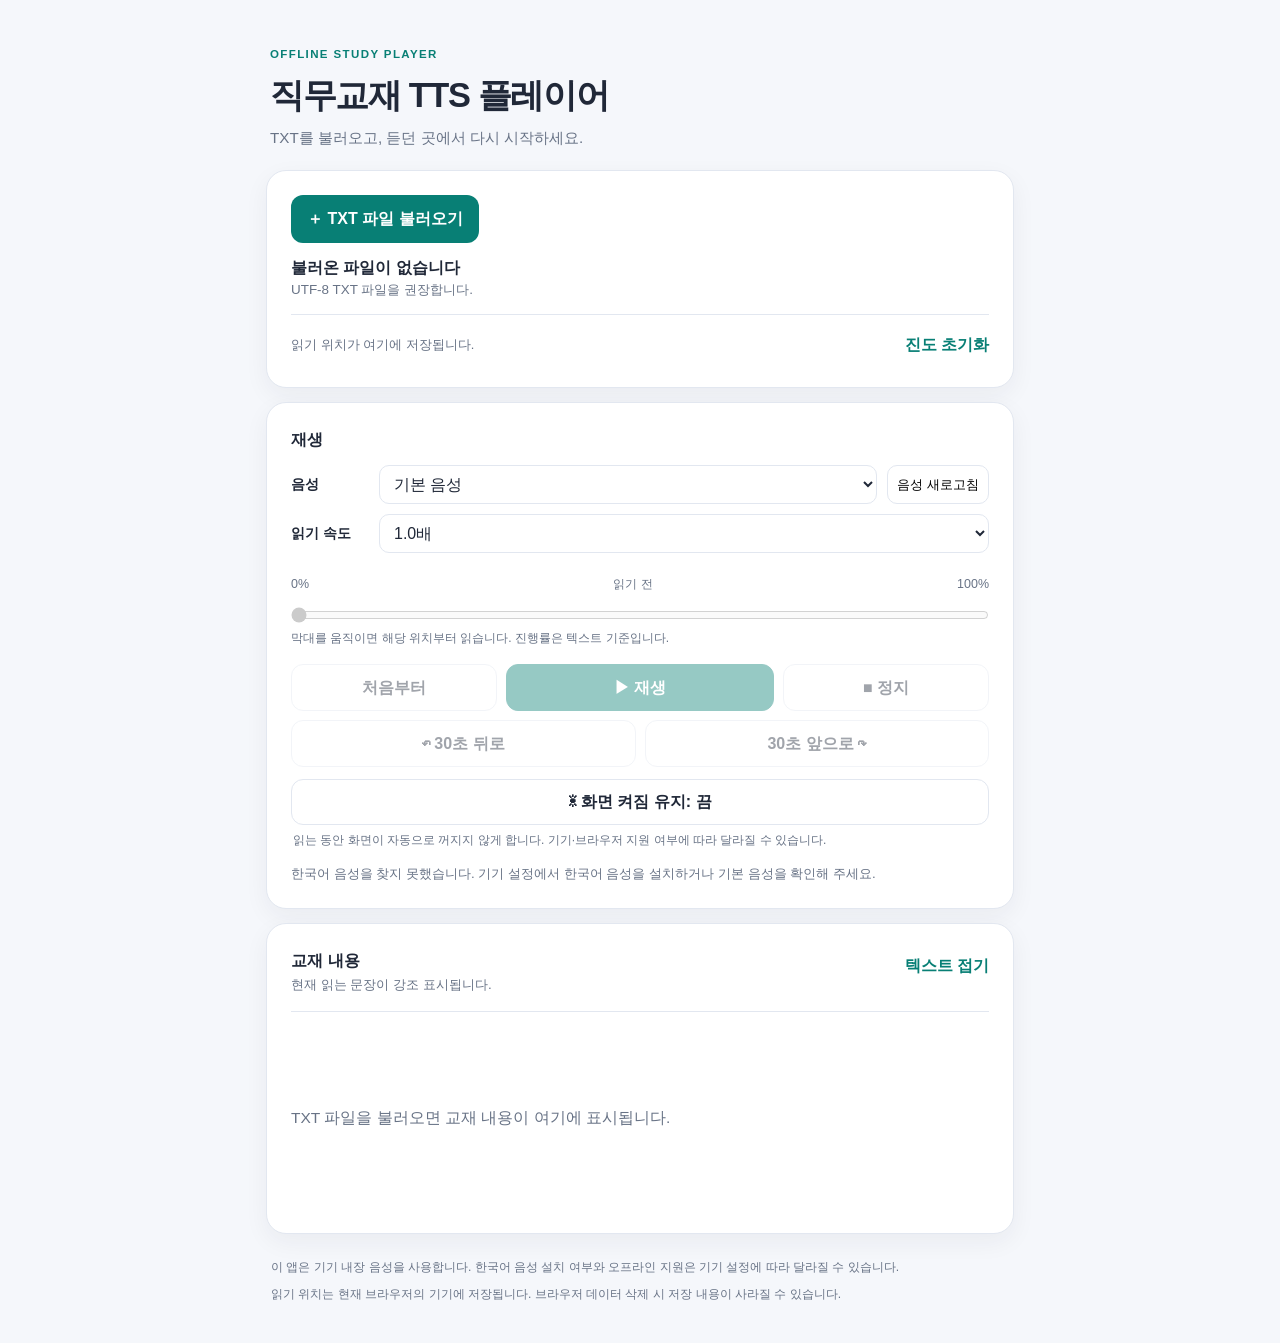
<file: new/index.html>
<!doctype html>
<html lang="ko">
<head>
  <meta charset="utf-8">
  <meta name="viewport" content="width=device-width, initial-scale=1, viewport-fit=cover">
  <meta name="theme-color" content="#f7f8fc">
  <title>직무교재 TTS 플레이어</title>
  <link rel="manifest" href="manifest.json">
  <link rel="stylesheet" href="style.css">
</head>
<body>
  <main class="app">
    <header class="header">
      <div class="eyebrow">OFFLINE STUDY PLAYER</div>
      <h1>직무교재 TTS 플레이어</h1>
      <p>TXT를 불러오고, 듣던 곳에서 다시 시작하세요.</p>
    </header>

    <section class="panel file-panel">
      <label class="file-button" for="fileInput">＋ TXT 파일 불러오기</label>
      <input id="fileInput" type="file" accept=".txt,text/plain">
      <div class="file-meta">
        <div id="fileName" class="file-name">불러온 파일이 없습니다</div>
        <div id="fileInfo" class="muted">UTF-8 TXT 파일을 권장합니다.</div>
      </div>
      <div class="saved-row">
        <span id="savedStatus" class="status">읽기 위치가 여기에 저장됩니다.</span>
        <button id="clearProgress" class="text-button" type="button">진도 초기화</button>
      </div>
    </section>

    <section class="panel controls-panel">
      <div class="section-heading">재생</div>
      <div class="voice-row">
        <label for="voiceSelect">음성</label>
        <select id="voiceSelect" aria-label="음성 선택">
          <option value="">기본 음성</option>
        </select>
        <button id="refreshVoices" class="small-button" type="button">음성 새로고침</button>
      </div>
      <div class="speed-row">
        <label for="rateSelect">읽기 속도</label>
        <select id="rateSelect">
          <option value="0.7">0.7배</option>
          <option value="0.85">0.85배</option>
          <option value="1" selected>1.0배</option>
          <option value="1.15">1.15배</option>
          <option value="1.3">1.3배</option>
          <option value="1.5">1.5배</option>
          <option value="1.75">1.75배</option>
          <option value="2">2.0배</option>
        </select>
      </div>

      <div class="progress-block">
        <div class="progress-labels">
          <span id="currentTime">0%</span>
          <span id="progressText">읽기 전</span>
          <span id="totalTime">100%</span>
        </div>
        <input id="seekBar" type="range" min="0" max="1000" value="0" step="1" aria-label="텍스트 위치 탐색">
        <div class="hint">막대를 움직이면 해당 위치부터 읽습니다. 진행률은 텍스트 기준입니다.</div>
      </div>

      <div class="main-buttons">
        <button id="restartBtn" class="secondary-button" type="button" disabled>처음부터</button>
        <button id="playPauseBtn" class="primary-button" type="button" disabled>▶ 재생</button>
        <button id="stopBtn" class="secondary-button" type="button" disabled>■ 정지</button>
      </div>
      <div class="skip-buttons">
        <button id="backBtn" class="skip-button" type="button" disabled>↶ 30초 뒤로</button>
        <button id="forwardBtn" class="skip-button" type="button" disabled>30초 앞으로 ↷</button>
      </div>
      <div class="wake-lock-row">
        <button id="wakeLockBtn" class="wake-lock-button" type="button" aria-pressed="false">☀ 화면 켜짐 유지: 끔</button>
        <p id="wakeLockStatus" class="hint" role="status">읽는 동안 화면이 자동으로 꺼지지 않게 합니다. 기기·브라우저 지원 여부에 따라 달라질 수 있습니다.</p>
      </div>
      <p id="playbackMessage" class="message" role="status">TXT 파일을 불러와 시작하세요.</p>
    </section>

    <section class="panel text-panel">
      <div class="text-header">
        <div>
          <div class="section-heading">교재 내용</div>
          <div class="muted">현재 읽는 문장이 강조 표시됩니다.</div>
        </div>
        <button id="toggleTextBtn" class="text-button" type="button">텍스트 접기</button>
      </div>
      <div id="textContent" class="text-content">
        <div class="empty-state">TXT 파일을 불러오면 교재 내용이 여기에 표시됩니다.</div>
      </div>
    </section>

    <footer>
      <p>이 앱은 기기 내장 음성을 사용합니다. 한국어 음성 설치 여부와 오프라인 지원은 기기 설정에 따라 달라질 수 있습니다.</p>
      <p>읽기 위치는 현재 브라우저의 기기에 저장됩니다. 브라우저 데이터 삭제 시 저장 내용이 사라질 수 있습니다.</p>
    </footer>
  </main>
  <script src="app.js"></script>
  <script>
    if ("serviceWorker" in navigator && location.protocol === "https:") {
      window.addEventListener("load", () => {
        navigator.serviceWorker.register("./sw.js").catch((error) => console.warn("오프라인 캐시 등록 실패", error));
      });
    }
  </script>
</body>
</html>
</file>
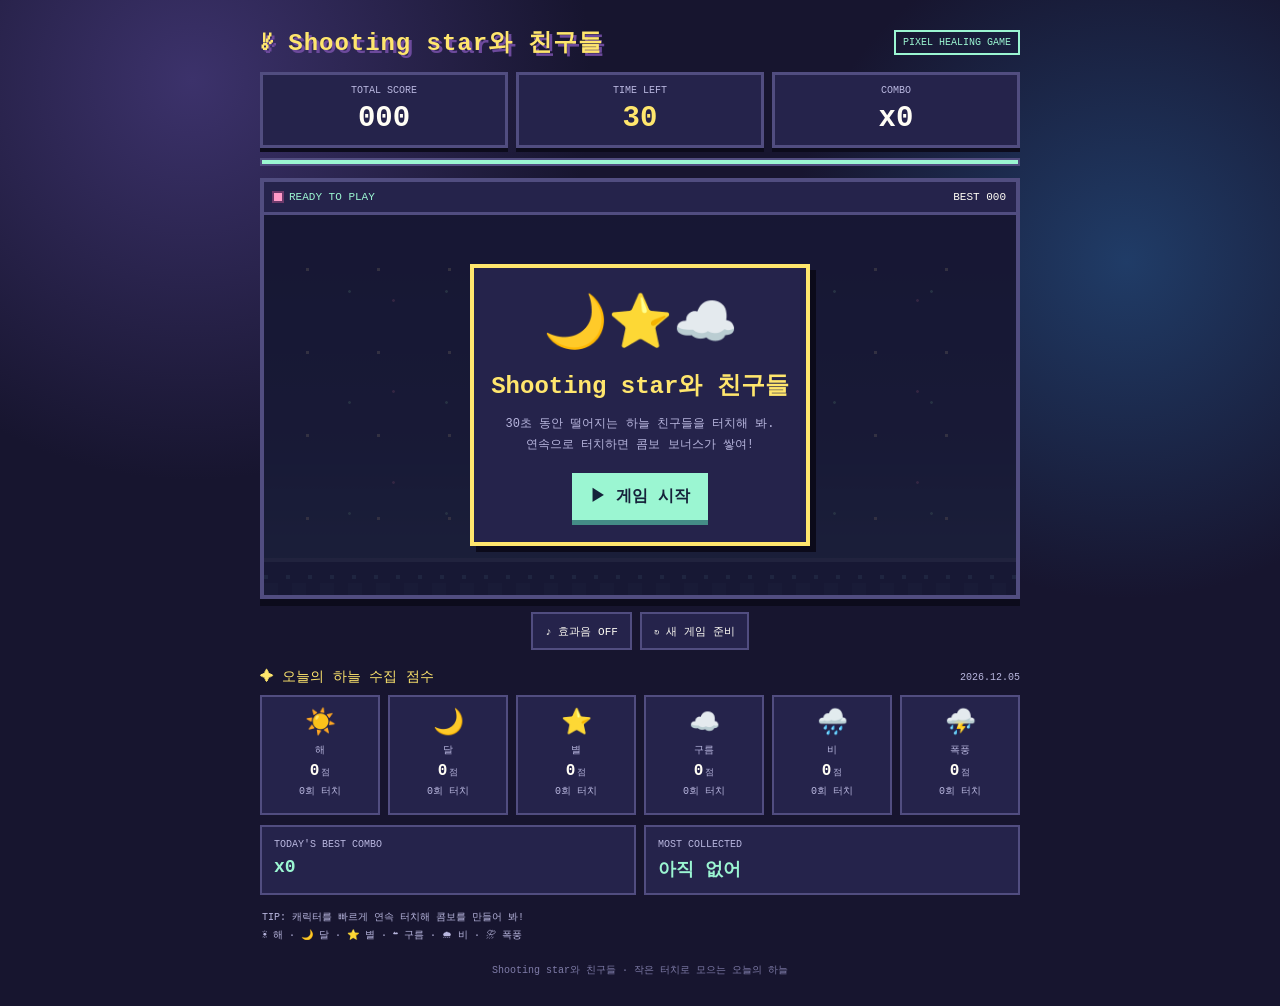
<file: v3/index.html>
<!doctype html>
<html lang="ko">
<head>
<meta charset="utf-8">
<meta name="viewport" content="width=device-width, initial-scale=1, maximum-scale=1, user-scalable=no, viewport-fit=cover">
<meta name="theme-color" content="#17152f">
<meta name="description" content="하늘 친구들을 터치해 점수를 모으는 30초 픽셀 아트 힐링 게임">
<title>Shooting star와 친구들 — 픽셀 힐링 게임</title>
<style>
  :root{
    --ink:#17152f; --panel:#25234b; --panel2:#302d5a; --cream:#fff4c7;
    --mint:#9bf6d2; --pink:#ff9ac8; --yellow:#ffe66d; --blue:#8bd8ff;
    --white:#fffdf5; --muted:#b9b7df; --danger:#ff7777;
  }
  *{box-sizing:border-box}
  html{background:var(--ink); color:var(--white); font-family:ui-monospace,SFMono-Regular,Menlo,Consolas,monospace}
  body{margin:0; min-height:100vh; padding:16px 12px 28px; background:
    radial-gradient(circle at 15% 8%,#3c326b 0,transparent 28%),
    radial-gradient(circle at 88% 26%,#203c67 0,transparent 25%),var(--ink)}
  button{font:inherit; cursor:pointer; touch-action:manipulation}
  .app{width:min(100%,760px); margin:0 auto}
  .topline{display:flex;justify-content:space-between;align-items:center;gap:10px;margin:2px 0 14px}
  .brand{font-weight:900;letter-spacing:.04em;color:var(--yellow);font-size:clamp(17px,4vw,24px);text-shadow:3px 3px 0 #6d4a9c}
  .pixel-tag{font-size:10px;color:var(--mint);border:2px solid var(--mint);padding:5px 7px;white-space:nowrap}
  .stats{display:grid;grid-template-columns:1fr 1fr 1fr;gap:8px;margin-bottom:10px}
  .stat{background:var(--panel);border:3px solid #514d80;box-shadow:0 4px 0 #0c0b1c;padding:10px 8px;text-align:center;min-width:0}
  .stat-label{font-size:10px;color:var(--muted);margin-bottom:6px}
  .stat-value{font-size:clamp(20px,5vw,29px);font-weight:900;color:var(--white);font-variant-numeric:tabular-nums}
  #timeValue{color:var(--yellow)}
  .progress{height:8px;background:#0e0d22;border:2px solid #514d80;margin-bottom:12px;overflow:hidden}
  #timeBar{height:100%;width:100%;background:var(--mint);transition:width .1s linear}
  .game-shell{border:4px solid #514d80;background:#171b3b;box-shadow:0 7px 0 #0c0b1c;overflow:hidden}
  .game-head{display:flex;align-items:center;justify-content:space-between;gap:8px;padding:9px 10px;background:var(--panel);border-bottom:3px solid #514d80;font-size:11px}
  .status{color:var(--mint);display:flex;align-items:center;gap:7px}
  .status-dot{width:8px;height:8px;background:var(--pink);display:inline-block;box-shadow:0 0 0 2px #6b396a}
  
  .arena{height:380px;position:relative;overflow:hidden;isolation:isolate;
    background:linear-gradient(#242958 0%,#293d6d 60%,#426b8a 100%);touch-action:manipulation}
    
  .stars-bg{position:absolute;inset:0;pointer-events:none;opacity:.9;background-image:
    radial-gradient(circle,#fff4c7 1.5px,transparent 2px),
    radial-gradient(circle,#9bf6d2 1px,transparent 1.7px),
    radial-gradient(circle,#ff9ac8 1px,transparent 1.7px);
    background-size:71px 83px,97px 111px,131px 91px;background-position:8px 13px,37px 21px,64px 40px}
  .horizon{position:absolute;bottom:0;left:0;right:0;height:37px;background:#27325b;border-top:4px solid #6d83a6;pointer-events:none;z-index:3}
  .horizon:before,.horizon:after{content:"";position:absolute;bottom:0;width:100%;height:12px;background:repeating-linear-gradient(90deg,#35446f 0 14px,#27325b 14px 28px)}
  .horizon:after{height:4px;bottom:16px;background:repeating-linear-gradient(90deg,#8bd8ff 0 4px,transparent 4px 22px);opacity:.55}
  
  .sprite{position:absolute;z-index:4;border:0;background:transparent;padding:0;line-height:1;display:flex;align-items:center;justify-content:center;
    width:60px;height:60px;font-size:38px;filter:drop-shadow(3px 4px 0 #15132f);
    -webkit-tap-highlight-color:transparent; user-select:none; cursor:pointer;}
  .sprite:focus-visible{outline:3px solid var(--yellow);outline-offset:2px}

  .sprite.popped{animation:pop .22s steps(3,end) forwards;pointer-events:none}
  @keyframes pop{0%{transform:scale(1);opacity:1}55%{transform:scale(1.5);opacity:1}100%{transform:scale(.2);opacity:0}}
  .float-score{position:absolute;z-index:6;pointer-events:none;color:var(--yellow);font-weight:900;font-size:15px;text-shadow:2px 2px #17152f;animation:floatup .7s ease-out forwards}
  @keyframes floatup{to{transform:translateY(-35px);opacity:0}}
  .overlay{position:absolute;z-index:10;inset:0;background:#15142edb;display:flex;align-items:center;justify-content:center;padding:20px;text-align:center}
  .overlay[hidden]{display:none}
  .overlay-card{width:min(100%,340px);border:4px solid var(--yellow);background:var(--panel);box-shadow:6px 6px 0 #0b0a1a;padding:22px 16px}
  .hero-emoji{font-size:52px;line-height:1.4}
  .overlay h1{font-size:24px;margin:7px 0 10px;color:var(--yellow);line-height:1.4}
  .overlay p{font-size:12px;line-height:1.8;color:var(--muted);margin:0 0 16px}
  .main-btn{border:0;background:var(--mint);color:#15213a;font-weight:900;padding:13px 18px;box-shadow:0 5px 0 #448c86;min-height:46px}
  .main-btn:active{transform:translateY(3px);box-shadow:0 2px 0 #448c86}
  .controls{display:flex;justify-content:center;gap:8px;flex-wrap:wrap;margin:13px 0 17px}
  .small-btn{background:var(--panel);color:var(--white);border:2px solid #514d80;padding:9px 12px;font-size:11px;min-height:38px}
  .small-btn[aria-pressed="true"]{border-color:var(--mint);color:var(--mint)}
  .section-title{display:flex;align-items:center;justify-content:space-between;gap:10px;margin:18px 0 9px;font-size:14px;color:var(--yellow)}
  .section-title small{font-size:10px;color:var(--muted);font-weight:400}
  .score-grid{display:grid;grid-template-columns:repeat(3,minmax(0,1fr));gap:8px}
  .score-card{background:var(--panel);border:2px solid #514d80;padding:10px 8px;display:flex;align-items:center;gap:8px;min-width:0}
  .score-emoji{font-size:25px}
  .score-name{font-size:10px;color:var(--muted);margin-bottom:5px}
  .score-num{font-size:16px;font-weight:900;font-variant-numeric:tabular-nums}
  .score-unit{font-size:9px;color:var(--muted);margin-left:2px}
  .bottom-grid{display:grid;grid-template-columns:1fr 1fr;gap:8px;margin-top:10px}
  .mini-panel{background:var(--panel);border:2px solid #514d80;padding:12px}
  .mini-label{font-size:10px;color:var(--muted);margin-bottom:7px}
  .mini-value{font-size:18px;font-weight:900;color:var(--mint)}
  .hint{font-size:10px;color:var(--muted);line-height:1.8;margin:14px 2px 0}
  .footer{text-align:center;font-size:10px;color:#7f7ca8;margin-top:18px}
  @media(min-width:600px){body{padding-top:24px}.score-grid{grid-template-columns:repeat(6,minmax(0,1fr))}.score-card{display:block;text-align:center}.score-emoji{display:block;margin-bottom:5px}.score-name{margin-bottom:5px}}
  @media(prefers-reduced-motion:reduce){*,*:before,*:after{animation-duration:.01ms!important;transition-duration:.01ms!important}}
</style>
</head>
<body>
<main class="app">
  <header class="topline">
    <div class="brand">☄ Shooting star와 친구들</div>
    <div class="pixel-tag">PIXEL HEALING GAME</div>
  </header>

  <section class="stats" aria-label="게임 점수">
    <div class="stat"><div class="stat-label">TOTAL SCORE</div><div class="stat-value" id="totalScore">000</div></div>
    <div class="stat"><div class="stat-label">TIME LEFT</div><div class="stat-value" id="timeValue">30</div></div>
    <div class="stat"><div class="stat-label">COMBO</div><div class="stat-value" id="comboValue">x0</div></div>
  </section>
  <div class="progress" aria-label="남은 시간"><div id="timeBar"></div></div>

  <section class="game-shell" aria-label="하늘 터치 게임">
    <div class="game-head">
      <div class="status"><span class="status-dot"></span><span id="gameStatus">READY TO PLAY</span></div>
      <div id="bestLabel">BEST 000</div>
    </div>
    <div class="arena" id="arena">
      <div class="stars-bg"></div>
      <div class="horizon"></div>
      <div class="overlay" id="overlay">
        <div class="overlay-card">
          <div class="hero-emoji" id="overlayEmoji">🌙⭐☁️</div>
          <h1 id="overlayTitle">Shooting star와 친구들</h1>
          <p id="overlayText">30초 동안 떨어지는 하늘 친구들을 터치해 봐.<br>연속으로 터치하면 콤보 보너스가 쌓여!</p>
          <button class="main-btn" id="startBtn">▶ 게임 시작</button>
        </div>
      </div>
    </div>
  </section>

  <div class="controls">
    <button class="small-btn" id="soundBtn" aria-pressed="false">♪ 효과음 OFF</button>
    <button class="small-btn" id="resetBtn">↻ 새 게임 준비</button>
  </div>

  <div class="section-title"><span>✦ 오늘의 하늘 수집 점수</span><small id="todayLabel"></small></div>
  <section class="score-grid" id="scoreGrid" aria-label="캐릭터별 점수"></section>

  <section class="bottom-grid">
    <div class="mini-panel"><div class="mini-label">TODAY'S BEST COMBO</div><div class="mini-value" id="bestCombo">x0</div></div>
    <div class="mini-panel"><div class="mini-label">MOST COLLECTED</div><div class="mini-value" id="favorite">아직 없어</div></div>
  </section>
  <p class="hint">TIP: 캐릭터를 빠르게 연속 터치해 콤보를 만들어 봐!<br>☀ 해 · 🌙 달 · ⭐ 별 · ☁ 구름 · 🌧 비 · ⛈ 폭풍</p>
  <footer class="footer">Shooting star와 친구들 · 작은 터치로 모으는 오늘의 하늘</footer>
</main>

<script>
(() => {
  "use strict";
  const $ = (id) => document.getElementById(id);
  const characters = [
    {id:"sun", emoji:"☀️", name:"해", points:1},
    {id:"moon", emoji:"🌙", name:"달", points:2},
    {id:"star", emoji:"⭐", name:"별", points:2},
    {id:"cloud", emoji:"☁️", name:"구름", points:1},
    {id:"rain", emoji:"🌧️", name:"비", points:1},
    {id:"storm", emoji:"⛈️", name:"폭풍", points:3}
  ];
  const state = {
    running:false, ended:false, score:0, timeLeft:30, combo:0, bestCombo:0,
    lastTap:0, perCharacter:{}, collected:{}, spawnTimer:null, tickTimer:null,
    sound:false, audio:null, endAt:0
  };
  characters.forEach(c => { state.perCharacter[c.id]=0; state.collected[c.id]=0; });
  const arena = $("arena");
  const activeSprites = new Set();
  let animationFrameId = null;
  let bestScore = safeRead("skytap-best-score", 0);
  let bestComboSaved = safeRead("skytap-best-combo", 0);
  $("bestLabel").textContent = `BEST ${pad(bestScore)}`;
  $("bestCombo").textContent = `x${bestComboSaved}`;
  $("todayLabel").textContent = todayString();

  function safeRead(key, fallback) {
    try { const v = localStorage.getItem(key); return v === null ? fallback : Number(v) || fallback; }
    catch (_) { return fallback; }
  }
  function safeWrite(key, value) {
    try { localStorage.setItem(key, String(value)); } catch (_) {}
  }
  function pad(n) { return String(Math.max(0, Math.floor(n))).padStart(3, "0"); }
  function todayString() {
    const d = new Date();
    return `${d.getFullYear()}.${String(d.getMonth()+1).padStart(2,"0")}.${String(d.getDate()).padStart(2,"0")}`;
  }
  function renderScoreCards() {
    $("scoreGrid").innerHTML = characters.map(c => `
      <div class="score-card">
        <div class="score-emoji" aria-hidden="true">${c.emoji}</div>
        <div><div class="score-name">${c.name}</div><span class="score-num" id="score-${c.id}">0</span><span class="score-unit">점</span>
        <div class="score-name" style="margin-top:4px"><span id="count-${c.id}">0</span>회 터치</div></div>
      </div>`).join("");
  }
  function updateUI() {
    $("totalScore").textContent = pad(state.score);
    $("timeValue").textContent = String(Math.ceil(state.timeLeft)).padStart(2,"0");
    $("comboValue").textContent = `x${state.combo}`;
    $("timeBar").style.width = `${Math.max(0,state.timeLeft/30*100)}%`;
    $("timeBar").style.background = state.timeLeft <= 10 ? "var(--pink)" : "var(--mint)";
    characters.forEach(c => {
      $(`score-${c.id}`).textContent = state.perCharacter[c.id];
      $(`count-${c.id}`).textContent = state.collected[c.id];
    });
    const favorite = characters.slice().sort((a,b)=>state.collected[b.id]-state.collected[a.id])[0];
    $("favorite").textContent = state.score === 0 ? "아직 없어" : `${favorite.emoji} ${favorite.name}`;
    $("bestLabel").textContent = `BEST ${pad(bestScore)}`;
    $("bestCombo").textContent = `x${Math.max(bestComboSaved,state.bestCombo)}`;
  }
  function clearSprites() {
    activeSprites.forEach(obj => obj.el.remove());
    activeSprites.clear();
    if (animationFrameId) {
      cancelAnimationFrame(animationFrameId);
      animationFrameId = null;
    }
    arena.querySelectorAll(".float-score").forEach(el => el.remove());
  }
  function resetState() {
    state.score=0; state.timeLeft=30; state.combo=0; state.bestCombo=0; state.lastTap=0;
    state.ended=false;
    characters.forEach(c => { state.perCharacter[c.id]=0; state.collected[c.id]=0; });
    updateUI();
  }
  function showOverlay(emoji,title,text,buttonLabel) {
    $("overlayEmoji").textContent=emoji;
    $("overlayTitle").textContent=title;
    $("overlayText").innerHTML=text;
    $("startBtn").textContent=buttonLabel;
    $("overlay").hidden=false;
  }
  function startGame() {
    if (state.running) return;
    resetState();
    clearSprites();
    $("overlay").hidden=true;
    state.running=true;
    state.endAt=Date.now()+30000; // 30초로 변경
    $("gameStatus").textContent="GAME IN PROGRESS";
    $("startBtn").disabled=false;
    
    spawnOne();
    state.spawnTimer=setInterval(spawnOne, 600); // 생성 간격도 약간 더 스릴있게 단축
    
    lastFrameTime = performance.now();
    animationFrameId = requestAnimationFrame(updateSprites);

    state.tickTimer=setInterval(() => {
      state.timeLeft=Math.max(0,(state.endAt-Date.now())/1000);
      updateUI();
      if (state.timeLeft<=0) endGame();
    },100);
  }
  function endGame() {
    if (!state.running) return;
    state.running=false; state.ended=true;
    clearInterval(state.spawnTimer); clearInterval(state.tickTimer);
    state.spawnTimer=state.tickTimer=null;
    clearSprites();
    $("gameStatus").textContent="TIME UP! NICE PLAY";
    if (state.score>bestScore) { bestScore=state.score; safeWrite("skytap-best-score",bestScore); }
    if (state.bestCombo>bestComboSaved) { bestComboSaved=state.bestCombo; safeWrite("skytap-best-combo",bestComboSaved); }
    updateUI();
    const favorite=characters.slice().sort((a,b)=>state.collected[b.id]-state.collected[a.id])[0];
    const favText=state.score ? `${favorite.emoji} 오늘은 ${favorite.name} 친구를 가장 많이 만났어!` : "다음엔 하늘 친구를 한 명씩 터치해 봐.";
    showOverlay("🎉⭐☁️","오늘의 하늘 완성!",`최종 점수 <b style="color:var(--yellow)">${state.score}점</b><br>최고 콤보 x${state.bestCombo}<br>${favText}`,"↻ 다시 도전");
    playTone(660,0.12);
  }
  function spawnOne() {
    if (!state.running) return;
    const c=characters[Math.floor(Math.random()*characters.length)];
    const el=document.createElement("button");
    el.type="button"; el.className="sprite"; el.textContent=c.emoji;
    el.setAttribute("aria-label",`${c.name} 터치, ${c.points}점`);
    
    const maxW = arena.clientWidth > 0 ? arena.clientWidth : 320;
    const maxX = Math.max(0, maxW - 60);
    const startX = Math.random() * maxX;
    const startY = -60;
    const speed = 110 + Math.random() * 65; // 속도를 기존보다 더 빠르게 상향 조정
    
    el.style.left = `${startX}px`;
    el.style.top = `${startY}px`;
    
    el.dataset.id=c.id;
    
    const handleTouch = (event) => {
      event.preventDefault();
      const clientX = event.clientX || (event.touches && event.touches[0].clientX);
      const clientY = event.clientY || (event.touches && event.touches[0].clientY);
      collect(el, c, clientX, clientY);
    };

    el.addEventListener("touchstart", handleTouch, {passive: false});
    el.addEventListener("pointerdown", handleTouch, {passive: false});
    
    arena.appendChild(el);
    activeSprites.add({ el: el, x: startX, y: startY, speed: speed });
  }

  let lastFrameTime = 0;
  function updateSprites(timestamp) {
    if (!state.running) return;
    const dt = (timestamp - lastFrameTime) / 1000;
    lastFrameTime = timestamp;

    const limitY = (arena.clientHeight > 0 ? arena.clientHeight : 380) - 30;
    activeSprites.forEach((obj) => {
      obj.y += obj.speed * dt;
      obj.el.style.top = `${obj.y}px`;

      if (obj.y > limitY) {
        obj.el.remove();
        activeSprites.delete(obj);
      }
    });

    animationFrameId = requestAnimationFrame(updateSprites);
  }

  function collect(el,c,clientX,clientY) {
    if (!state.running || el.classList.contains("popped")) return;
    el.classList.add("popped");
    
    for (const obj of activeSprites) {
      if (obj.el === el) {
        activeSprites.delete(obj);
        break;
      }
    }

    const now=Date.now();
    state.combo=(now-state.lastTap<=1400)?state.combo+1:1;
    state.lastTap=now;
    state.bestCombo=Math.max(state.bestCombo,state.combo);
    const bonus=state.combo>=3 ? Math.min(5,Math.floor(state.combo/3)) : 0;
    const earned=c.points+bonus;
    state.score+=earned;
    state.perCharacter[c.id]+=earned;
    state.collected[c.id]++;
    
    const rect=arena.getBoundingClientRect();
    const fx=clientX ? clientX-rect.left : parseFloat(el.style.left)+25;
    const fy=clientY ? clientY-rect.top : el.offsetTop;
    const floater=document.createElement("div");
    floater.className="float-score";
    floater.style.left=`${Math.max(0,Math.min(arena.clientWidth-75,fx))}px`;
    floater.style.top=`${Math.max(10,fy-8)}px`;
    floater.textContent=`+${earned}${bonus?` COMBO +${bonus}`:""}`;
    arena.appendChild(floater);
    setTimeout(()=>floater.remove(),750);
    playTone(420+c.points*100,0.055);
    updateUI();

    setTimeout(() => el.remove(), 220);
  }
  function playTone(freq,duration) {
    if (!state.sound) return;
    try {
      const AudioCtx=window.AudioContext||window.webkitAudioContext;
      if (!AudioCtx) return;
      if (!state.audio) state.audio=new AudioCtx();
      if (state.audio.state==="suspended") state.audio.resume();
      const osc=state.audio.createOscillator(), gain=state.audio.createGain();
      osc.type="square"; osc.frequency.value=freq;
      gain.gain.setValueAtTime(0.045,state.audio.currentTime);
      gain.gain.exponentialRampToValueAtTime(0.001,state.audio.currentTime+duration);
      osc.connect(gain);gain.connect(state.audio.destination);
      osc.start();osc.stop(state.audio.currentTime+duration);
    } catch (_) {}
  }
  $("startBtn").addEventListener("click",startGame);
  $("resetBtn").addEventListener("click",()=>{
    if (state.running) { clearInterval(state.spawnTimer);clearInterval(state.tickTimer); }
    state.running=false;state.ended=false;
    clearSprites();resetState();$("gameStatus").textContent="READY TO PLAY";
    showOverlay("🌙⭐☁️","Shooting star와 친구들","30초 동안 떨어지는 하늘 친구들을 터치해 봐.<br>연속으로 터치하면 콤보 보너스가 쌓여!","▶ 게임 시작");
  });
  $("soundBtn").addEventListener("click",()=>{
    state.sound=!state.sound;
    $("soundBtn").textContent=state.sound?"♪ 효과음 ON":"♪ 효과음 OFF";
    $("soundBtn").setAttribute("aria-pressed",String(state.sound));
    if(state.sound) playTone(660,0.08);
  });
  document.addEventListener("visibilitychange",()=>{
    if(state.running && document.hidden) {
      state.timeLeft=Math.max(0,(state.endAt-Date.now())/1000);
      updateUI();
      if(state.timeLeft<=0) endGame();
    }
  });
  renderScoreCards();
  updateUI();
})();
</script>
</body>
</html>
</file>
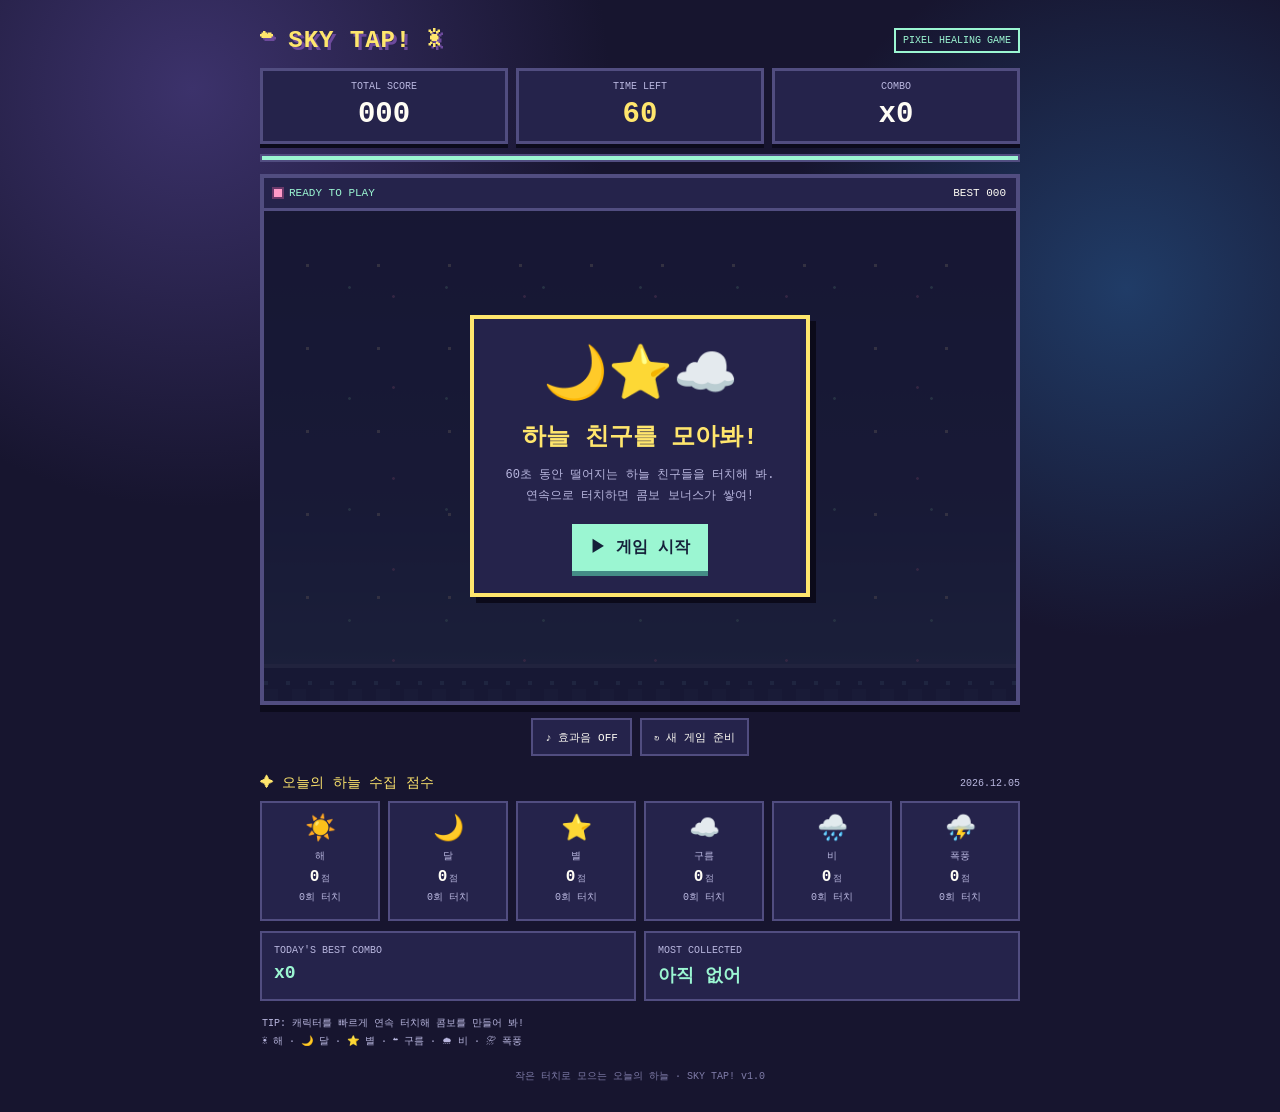
<file: v3/sky_tap_github_pages.html>
<!doctype html>
<html lang="ko">
<head>
<meta charset="utf-8">
<meta name="viewport" content="width=device-width, initial-scale=1, viewport-fit=cover">
<meta name="theme-color" content="#17152f">
<meta name="description" content="하늘 친구들을 터치해 점수를 모으는 60초 픽셀 아트 힐링 게임">
<title>하늘 터치! — 픽셀 힐링 게임</title>
<style>
  :root{
    --ink:#17152f; --panel:#25234b; --panel2:#302d5a; --cream:#fff4c7;
    --mint:#9bf6d2; --pink:#ff9ac8; --yellow:#ffe66d; --blue:#8bd8ff;
    --white:#fffdf5; --muted:#b9b7df; --danger:#ff7777;
  }
  *{box-sizing:border-box}
  html{background:var(--ink); color:var(--white); font-family:ui-monospace,SFMono-Regular,Menlo,Consolas,monospace}
  body{margin:0; min-height:100vh; padding:16px 12px 28px; background:
    radial-gradient(circle at 15% 8%,#3c326b 0,transparent 28%),
    radial-gradient(circle at 88% 26%,#203c67 0,transparent 25%),var(--ink)}
  button{font:inherit; cursor:pointer; touch-action:manipulation}
  .app{width:min(100%,760px); margin:0 auto}
  .topline{display:flex;justify-content:space-between;align-items:center;gap:10px;margin:2px 0 14px}
  .brand{font-weight:900;letter-spacing:.04em;color:var(--yellow);font-size:clamp(17px,4vw,24px);text-shadow:3px 3px 0 #6d4a9c}
  .pixel-tag{font-size:10px;color:var(--mint);border:2px solid var(--mint);padding:5px 7px;white-space:nowrap}
  .stats{display:grid;grid-template-columns:1fr 1fr 1fr;gap:8px;margin-bottom:10px}
  .stat{background:var(--panel);border:3px solid #514d80;box-shadow:0 4px 0 #0c0b1c;padding:10px 8px;text-align:center;min-width:0}
  .stat-label{font-size:10px;color:var(--muted);margin-bottom:6px}
  .stat-value{font-size:clamp(20px,5vw,29px);font-weight:900;color:var(--white);font-variant-numeric:tabular-nums}
  #timeValue{color:var(--yellow)}
  .progress{height:8px;background:#0e0d22;border:2px solid #514d80;margin-bottom:12px;overflow:hidden}
  #timeBar{height:100%;width:100%;background:var(--mint);transition:width .1s linear}
  .game-shell{border:4px solid #514d80;background:#171b3b;box-shadow:0 7px 0 #0c0b1c;overflow:hidden}
  .game-head{display:flex;align-items:center;justify-content:space-between;gap:8px;padding:9px 10px;background:var(--panel);border-bottom:3px solid #514d80;font-size:11px}
  .status{color:var(--mint);display:flex;align-items:center;gap:7px}
  .status-dot{width:8px;height:8px;background:var(--pink);display:inline-block;box-shadow:0 0 0 2px #6b396a}
  .arena{height:clamp(310px,57vh,490px);min-height:300px;position:relative;overflow:hidden;isolation:isolate;
    background:linear-gradient(#242958 0%,#293d6d 60%,#426b8a 100%);touch-action:manipulation}
  .stars-bg{position:absolute;inset:0;pointer-events:none;opacity:.9;background-image:
    radial-gradient(circle,#fff4c7 1.5px,transparent 2px),
    radial-gradient(circle,#9bf6d2 1px,transparent 1.7px),
    radial-gradient(circle,#ff9ac8 1px,transparent 1.7px);
    background-size:71px 83px,97px 111px,131px 91px;background-position:8px 13px,37px 21px,64px 40px}
  .horizon{position:absolute;bottom:0;left:0;right:0;height:37px;background:#27325b;border-top:4px solid #6d83a6;pointer-events:none}
  .horizon:before,.horizon:after{content:"";position:absolute;bottom:0;width:100%;height:12px;background:repeating-linear-gradient(90deg,#35446f 0 14px,#27325b 14px 28px)}
  .horizon:after{height:4px;bottom:16px;background:repeating-linear-gradient(90deg,#8bd8ff 0 4px,transparent 4px 22px);opacity:.55}
  .sprite{position:absolute;z-index:2;border:0;background:transparent;padding:0;line-height:1;display:grid;place-items:center;
    width:56px;height:56px;font-size:39px;filter:drop-shadow(3px 4px 0 #15132f);
    animation:fall linear forwards; -webkit-tap-highlight-color:transparent; user-select:none}
  .sprite:focus-visible{outline:3px solid var(--yellow);outline-offset:2px}
  @keyframes fall{from{transform:translateY(-75px) rotate(-8deg)}to{transform:translateY(var(--fall-distance,560px)) rotate(12deg)}}
  .sprite.popped{animation:pop .22s steps(3,end) forwards;pointer-events:none}
  @keyframes pop{0%{transform:scale(1);opacity:1}55%{transform:scale(1.5);opacity:1}100%{transform:scale(.2);opacity:0}}
  .float-score{position:absolute;z-index:5;pointer-events:none;color:var(--yellow);font-weight:900;font-size:15px;text-shadow:2px 2px #17152f;animation:floatup .7s ease-out forwards}
  @keyframes floatup{to{transform:translateY(-35px);opacity:0}}
  .overlay{position:absolute;z-index:10;inset:0;background:#15142edb;display:flex;align-items:center;justify-content:center;padding:20px;text-align:center}
  .overlay[hidden]{display:none}
  .overlay-card{width:min(100%,340px);border:4px solid var(--yellow);background:var(--panel);box-shadow:6px 6px 0 #0b0a1a;padding:22px 16px}
  .hero-emoji{font-size:52px;line-height:1.4}
  .overlay h1{font-size:24px;margin:7px 0 10px;color:var(--yellow);line-height:1.4}
  .overlay p{font-size:12px;line-height:1.8;color:var(--muted);margin:0 0 16px}
  .main-btn{border:0;background:var(--mint);color:#15213a;font-weight:900;padding:13px 18px;box-shadow:0 5px 0 #448c86;min-height:46px}
  .main-btn:active{transform:translateY(3px);box-shadow:0 2px 0 #448c86}
  .controls{display:flex;justify-content:center;gap:8px;flex-wrap:wrap;margin:13px 0 17px}
  .small-btn{background:var(--panel);color:var(--white);border:2px solid #514d80;padding:9px 12px;font-size:11px;min-height:38px}
  .small-btn[aria-pressed="true"]{border-color:var(--mint);color:var(--mint)}
  .section-title{display:flex;align-items:center;justify-content:space-between;gap:10px;margin:18px 0 9px;font-size:14px;color:var(--yellow)}
  .section-title small{font-size:10px;color:var(--muted);font-weight:400}
  .score-grid{display:grid;grid-template-columns:repeat(3,minmax(0,1fr));gap:8px}
  .score-card{background:var(--panel);border:2px solid #514d80;padding:10px 8px;display:flex;align-items:center;gap:8px;min-width:0}
  .score-emoji{font-size:25px}
  .score-name{font-size:10px;color:var(--muted);margin-bottom:5px}
  .score-num{font-size:16px;font-weight:900;font-variant-numeric:tabular-nums}
  .score-unit{font-size:9px;color:var(--muted);margin-left:2px}
  .bottom-grid{display:grid;grid-template-columns:1fr 1fr;gap:8px;margin-top:10px}
  .mini-panel{background:var(--panel);border:2px solid #514d80;padding:12px}
  .mini-label{font-size:10px;color:var(--muted);margin-bottom:7px}
  .mini-value{font-size:18px;font-weight:900;color:var(--mint)}
  .hint{font-size:10px;color:var(--muted);line-height:1.8;margin:14px 2px 0}
  .footer{text-align:center;font-size:10px;color:#7f7ca8;margin-top:18px}
  @media(min-width:600px){body{padding-top:24px}.score-grid{grid-template-columns:repeat(6,minmax(0,1fr))}.score-card{display:block;text-align:center}.score-emoji{display:block;margin-bottom:5px}.score-name{margin-bottom:5px}}
  @media(prefers-reduced-motion:reduce){*,*:before,*:after{animation-duration:.01ms!important;transition-duration:.01ms!important}}
</style>
</head>
<body>
<main class="app">
  <header class="topline">
    <div class="brand">☁ SKY TAP! ☀</div>
    <div class="pixel-tag">PIXEL HEALING GAME</div>
  </header>

  <section class="stats" aria-label="게임 점수">
    <div class="stat"><div class="stat-label">TOTAL SCORE</div><div class="stat-value" id="totalScore">000</div></div>
    <div class="stat"><div class="stat-label">TIME LEFT</div><div class="stat-value" id="timeValue">60</div></div>
    <div class="stat"><div class="stat-label">COMBO</div><div class="stat-value" id="comboValue">x0</div></div>
  </section>
  <div class="progress" aria-label="남은 시간"><div id="timeBar"></div></div>

  <section class="game-shell" aria-label="하늘 터치 게임">
    <div class="game-head">
      <div class="status"><span class="status-dot"></span><span id="gameStatus">READY TO PLAY</span></div>
      <div id="bestLabel">BEST 000</div>
    </div>
    <div class="arena" id="arena">
      <div class="stars-bg"></div>
      <div class="horizon"></div>
      <div class="overlay" id="overlay">
        <div class="overlay-card">
          <div class="hero-emoji" id="overlayEmoji">🌙⭐☁️</div>
          <h1 id="overlayTitle">하늘 친구를 모아봐!</h1>
          <p id="overlayText">60초 동안 떨어지는 하늘 친구들을 터치해 봐.<br>연속으로 터치하면 콤보 보너스가 쌓여!</p>
          <button class="main-btn" id="startBtn">▶ 게임 시작</button>
        </div>
      </div>
    </div>
  </section>

  <div class="controls">
    <button class="small-btn" id="soundBtn" aria-pressed="false">♪ 효과음 OFF</button>
    <button class="small-btn" id="resetBtn">↻ 새 게임 준비</button>
  </div>

  <div class="section-title"><span>✦ 오늘의 하늘 수집 점수</span><small id="todayLabel"></small></div>
  <section class="score-grid" id="scoreGrid" aria-label="캐릭터별 점수"></section>

  <section class="bottom-grid">
    <div class="mini-panel"><div class="mini-label">TODAY'S BEST COMBO</div><div class="mini-value" id="bestCombo">x0</div></div>
    <div class="mini-panel"><div class="mini-label">MOST COLLECTED</div><div class="mini-value" id="favorite">아직 없어</div></div>
  </section>
  <p class="hint">TIP: 캐릭터를 빠르게 연속 터치해 콤보를 만들어 봐!<br>☀ 해 · 🌙 달 · ⭐ 별 · ☁ 구름 · 🌧 비 · ⛈ 폭풍</p>
  <footer class="footer">작은 터치로 모으는 오늘의 하늘 · SKY TAP! v1.0</footer>
</main>

<script>
(() => {
  "use strict";
  const $ = (id) => document.getElementById(id);
  const characters = [
    {id:"sun", emoji:"☀️", name:"해", points:1},
    {id:"moon", emoji:"🌙", name:"달", points:2},
    {id:"star", emoji:"⭐", name:"별", points:2},
    {id:"cloud", emoji:"☁️", name:"구름", points:1},
    {id:"rain", emoji:"🌧️", name:"비", points:1},
    {id:"storm", emoji:"⛈️", name:"폭풍", points:3}
  ];
  const state = {
    running:false, ended:false, score:0, timeLeft:60, combo:0, bestCombo:0,
    lastTap:0, perCharacter:{}, collected:{}, spawnTimer:null, tickTimer:null,
    sound:false, audio:null, endAt:0
  };
  characters.forEach(c => { state.perCharacter[c.id]=0; state.collected[c.id]=0; });
  const arena = $("arena");
  const activeSprites = new Set();
  let bestScore = safeRead("skytap-best-score", 0);
  let bestComboSaved = safeRead("skytap-best-combo", 0);
  $("bestLabel").textContent = `BEST ${pad(bestScore)}`;
  $("bestCombo").textContent = `x${bestComboSaved}`;
  $("todayLabel").textContent = todayString();

  function safeRead(key, fallback) {
    try { const v = localStorage.getItem(key); return v === null ? fallback : Number(v) || fallback; }
    catch (_) { return fallback; }
  }
  function safeWrite(key, value) {
    try { localStorage.setItem(key, String(value)); } catch (_) {}
  }
  function pad(n) { return String(Math.max(0, Math.floor(n))).padStart(3, "0"); }
  function todayString() {
    const d = new Date();
    return `${d.getFullYear()}.${String(d.getMonth()+1).padStart(2,"0")}.${String(d.getDate()).padStart(2,"0")}`;
  }
  function renderScoreCards() {
    $("scoreGrid").innerHTML = characters.map(c => `
      <div class="score-card">
        <div class="score-emoji" aria-hidden="true">${c.emoji}</div>
        <div><div class="score-name">${c.name}</div><span class="score-num" id="score-${c.id}">0</span><span class="score-unit">점</span>
        <div class="score-name" style="margin-top:4px"><span id="count-${c.id}">0</span>회 터치</div></div>
      </div>`).join("");
  }
  function updateUI() {
    $("totalScore").textContent = pad(state.score);
    $("timeValue").textContent = String(Math.ceil(state.timeLeft)).padStart(2,"0");
    $("comboValue").textContent = `x${state.combo}`;
    $("timeBar").style.width = `${Math.max(0,state.timeLeft/60*100)}%`;
    $("timeBar").style.background = state.timeLeft <= 10 ? "var(--pink)" : "var(--mint)";
    characters.forEach(c => {
      $(`score-${c.id}`).textContent = state.perCharacter[c.id];
      $(`count-${c.id}`).textContent = state.collected[c.id];
    });
    const favorite = characters.slice().sort((a,b)=>state.collected[b.id]-state.collected[a.id])[0];
    $("favorite").textContent = state.score === 0 ? "아직 없어" : `${favorite.emoji} ${favorite.name}`;
    $("bestLabel").textContent = `BEST ${pad(bestScore)}`;
    $("bestCombo").textContent = `x${Math.max(bestComboSaved,state.bestCombo)}`;
  }
  function clearSprites() {
    activeSprites.forEach(el => el.remove());
    activeSprites.clear();
    arena.querySelectorAll(".float-score").forEach(el => el.remove());
  }
  function resetState() {
    state.score=0; state.timeLeft=60; state.combo=0; state.bestCombo=0; state.lastTap=0;
    state.ended=false;
    characters.forEach(c => { state.perCharacter[c.id]=0; state.collected[c.id]=0; });
    updateUI();
  }
  function showOverlay(emoji,title,text,buttonLabel) {
    $("overlayEmoji").textContent=emoji;
    $("overlayTitle").textContent=title;
    $("overlayText").innerHTML=text;
    $("startBtn").textContent=buttonLabel;
    $("overlay").hidden=false;
  }
  function startGame() {
    if (state.running) return;
    resetState();
    clearSprites();
    $("overlay").hidden=true;
    state.running=true;
    state.endAt=Date.now()+60000;
    $("gameStatus").textContent="GAME IN PROGRESS";
    $("startBtn").disabled=false;
    spawnOne();
    state.spawnTimer=setInterval(spawnOne, 650);
    state.tickTimer=setInterval(() => {
      state.timeLeft=Math.max(0,(state.endAt-Date.now())/1000);
      updateUI();
      if (state.timeLeft<=0) endGame();
    },100);
  }
  function endGame() {
    if (!state.running) return;
    state.running=false; state.ended=true;
    clearInterval(state.spawnTimer); clearInterval(state.tickTimer);
    state.spawnTimer=state.tickTimer=null;
    clearSprites();
    $("gameStatus").textContent="TIME UP! NICE PLAY";
    if (state.score>bestScore) { bestScore=state.score; safeWrite("skytap-best-score",bestScore); }
    if (state.bestCombo>bestComboSaved) { bestComboSaved=state.bestCombo; safeWrite("skytap-best-combo",bestComboSaved); }
    updateUI();
    const favorite=characters.slice().sort((a,b)=>state.collected[b.id]-state.collected[a.id])[0];
    const favText=state.score ? `${favorite.emoji} 오늘은 ${favorite.name} 친구를 가장 많이 만났어!` : "다음엔 하늘 친구를 한 명씩 터치해 봐.";
    showOverlay("🎉⭐☁️","오늘의 하늘 완성!",`최종 점수 <b style="color:var(--yellow)">${state.score}점</b><br>최고 콤보 x${state.bestCombo}<br>${favText}`,"↻ 다시 도전");
    playTone(660,0.12);
  }
  function spawnOne() {
    if (!state.running) return;
    const c=characters[Math.floor(Math.random()*characters.length)];
    const el=document.createElement("button");
    el.type="button"; el.className="sprite"; el.textContent=c.emoji;
    el.setAttribute("aria-label",`${c.name} 터치, ${c.points}점`);
    const maxX=Math.max(0,arena.clientWidth-56);
    el.style.left=`${Math.random()*maxX}px`;
    el.style.top="-65px";
    const duration=3.5+Math.random()*2.2;
    el.style.animationDuration=`${duration}s`;
    el.style.setProperty("--fall-distance",`${arena.clientHeight+85}px`);
    el.dataset.id=c.id;
    el.addEventListener("pointerdown",(event)=> {
      event.preventDefault();
      collect(el,c,event.clientX,event.clientY);
    },{passive:false});
    el.addEventListener("animationend",()=>{activeSprites.delete(el);el.remove();});
    activeSprites.add(el);
    arena.appendChild(el);
  }
  function collect(el,c,clientX,clientY) {
    if (!state.running || el.classList.contains("popped")) return;
    el.classList.add("popped");
    const now=Date.now();
    state.combo=(now-state.lastTap<=1400)?state.combo+1:1;
    state.lastTap=now;
    state.bestCombo=Math.max(state.bestCombo,state.combo);
    const bonus=state.combo>=3 ? Math.min(5,Math.floor(state.combo/3)) : 0;
    const earned=c.points+bonus;
    state.score+=earned;
    state.perCharacter[c.id]+=earned;
    state.collected[c.id]++;
    const rect=arena.getBoundingClientRect();
    const fx=clientX ? clientX-rect.left : parseFloat(el.style.left)+25;
    const fy=clientY ? clientY-rect.top : el.offsetTop;
    const floater=document.createElement("div");
    floater.className="float-score";
    floater.style.left=`${Math.max(0,Math.min(arena.clientWidth-75,fx))}px`;
    floater.style.top=`${Math.max(10,fy-8)}px`;
    floater.textContent=`+${earned}${bonus?` COMBO +${bonus}`:""}`;
    arena.appendChild(floater);
    setTimeout(()=>floater.remove(),750);
    playTone(420+c.points*100,0.055);
    updateUI();
  }
  function playTone(freq,duration) {
    if (!state.sound) return;
    try {
      const AudioCtx=window.AudioContext||window.webkitAudioContext;
      if (!AudioCtx) return;
      if (!state.audio) state.audio=new AudioCtx();
      if (state.audio.state==="suspended") state.audio.resume();
      const osc=state.audio.createOscillator(), gain=state.audio.createGain();
      osc.type="square"; osc.frequency.value=freq;
      gain.gain.setValueAtTime(0.045,state.audio.currentTime);
      gain.gain.exponentialRampToValueAtTime(0.001,state.audio.currentTime+duration);
      osc.connect(gain);gain.connect(state.audio.destination);
      osc.start();osc.stop(state.audio.currentTime+duration);
    } catch (_) {}
  }
  $("startBtn").addEventListener("click",startGame);
  $("resetBtn").addEventListener("click",()=>{
    if (state.running) { clearInterval(state.spawnTimer);clearInterval(state.tickTimer); }
    state.running=false;state.ended=false;
    clearSprites();resetState();$("gameStatus").textContent="READY TO PLAY";
    showOverlay("🌙⭐☁️","하늘 친구를 모아봐!","60초 동안 떨어지는 하늘 친구들을 터치해 봐.<br>연속으로 터치하면 콤보 보너스가 쌓여!","▶ 게임 시작");
  });
  $("soundBtn").addEventListener("click",()=>{
    state.sound=!state.sound;
    $("soundBtn").textContent=state.sound?"♪ 효과음 ON":"♪ 효과음 OFF";
    $("soundBtn").setAttribute("aria-pressed",String(state.sound));
    if(state.sound) playTone(660,0.08);
  });
  document.addEventListener("visibilitychange",()=>{
    if(state.running && document.hidden) {
      // 시간은 실제 경과 시간을 기준으로 계산하므로 백그라운드 복귀 시에도 타이머가 정확히 반영됩니다.
      state.timeLeft=Math.max(0,(state.endAt-Date.now())/1000);
      updateUI();
      if(state.timeLeft<=0) endGame();
    }
  });
  renderScoreCards();
  updateUI();
})();
</script>
</body>
</html>
</file>
<file: new/style.css>
:root {
  color-scheme: light;
  --bg: #f5f7fb;
  --panel: #ffffff;
  --ink: #202838;
  --muted: #687386;
  --line: #e2e7f0;
  --accent: #087f75;
  --accent-dark: #06665f;
  --soft: #e8f5f3;
  --shadow: 0 8px 24px rgba(31, 45, 61, .055);
}
* { box-sizing: border-box; }
body {
  margin: 0;
  background: var(--bg);
  color: var(--ink);
  font-family: -apple-system, BlinkMacSystemFont, "Apple SD Gothic Neo", "Noto Sans KR", sans-serif;
  line-height: 1.5;
}
button, select, input { font: inherit; }
button, select, .file-button { -webkit-tap-highlight-color: transparent; }
.app { width: min(780px, 100%); margin: 0 auto; padding: 26px 16px calc(30px + env(safe-area-inset-bottom)); }
.header { padding: 8px 4px 20px; }
.eyebrow { color: var(--accent); font-size: .72rem; font-weight: 800; letter-spacing: .12em; }
h1 { font-size: clamp(1.55rem, 5vw, 2.15rem); margin: 7px 0 5px; letter-spacing: -.04em; }
.header p { margin: 0; color: var(--muted); font-size: .95rem; }
.panel { background: var(--panel); border: 1px solid var(--line); border-radius: 20px; padding: 19px; margin: 0 0 14px; box-shadow: var(--shadow); }
#fileInput { position: absolute; width: 1px; height: 1px; opacity: 0; pointer-events: none; }
.file-button { display: inline-flex; justify-content: center; align-items: center; padding: 12px 16px; min-height: 46px; border-radius: 12px; background: var(--accent); color: white; font-weight: 750; cursor: pointer; }
.file-meta { margin-top: 13px; overflow-wrap: anywhere; }
.file-name { font-weight: 750; }
.muted, .hint { color: var(--muted); font-size: .84rem; }
.saved-row { display: flex; justify-content: space-between; align-items: center; gap: 10px; border-top: 1px solid var(--line); margin-top: 14px; padding-top: 12px; }
.status { font-size: .8rem; color: var(--muted); }
.text-button { border: 0; padding: 6px 0; background: transparent; color: var(--accent); font-weight: 700; cursor: pointer; white-space: nowrap; }
.section-heading { font-size: 1.02rem; font-weight: 800; margin-bottom: 14px; }
.voice-row, .speed-row { display: flex; align-items: center; gap: 10px; margin: 10px 0; }
.voice-row label, .speed-row label { width: 78px; flex: 0 0 78px; font-size: .88rem; font-weight: 650; }
select { border: 1px solid var(--line); border-radius: 10px; padding: 9px 10px; background: white; color: var(--ink); min-width: 0; }
.voice-row select { flex: 1; }
.speed-row select { flex: 1; }
.small-button { border: 1px solid var(--line); background: white; border-radius: 10px; padding: 9px; font-size: .8rem; white-space: nowrap; cursor: pointer; }
.progress-block { margin: 22px 0 17px; }
.progress-labels { display: flex; justify-content: space-between; gap: 8px; color: var(--muted); font-size: .78rem; }
#progressText { text-align: center; overflow: hidden; text-overflow: ellipsis; white-space: nowrap; max-width: 58%; }
#seekBar { display: block; width: 100%; accent-color: var(--accent); margin: 13px 0 6px; cursor: pointer; }
.hint { font-size: .75rem; }
.main-buttons { display: grid; grid-template-columns: 1fr 1.3fr 1fr; gap: 9px; }
button { cursor: pointer; }
button:disabled { opacity: .42; cursor: not-allowed; }
.primary-button, .secondary-button, .skip-button { min-height: 47px; border-radius: 12px; font-weight: 750; }
.primary-button { color: white; background: var(--accent); border: 1px solid var(--accent); }
.primary-button:active, .file-button:active { background: var(--accent-dark); }
.secondary-button, .skip-button { border: 1px solid var(--line); background: white; color: var(--ink); }
.skip-buttons { display: grid; grid-template-columns: 1fr 1fr; gap: 9px; margin-top: 9px; }
.message { min-height: 1.2em; color: var(--muted); font-size: .83rem; margin: 14px 0 0; }
.text-header { display: flex; align-items: flex-start; justify-content: space-between; gap: 12px; }
.text-header .section-heading { margin-bottom: 3px; }
.text-content { margin-top: 16px; max-height: 52vh; overflow: auto; white-space: pre-wrap; overflow-wrap: anywhere; line-height: 1.9; font-size: .97rem; border-top: 1px solid var(--line); padding-top: 14px; }
.text-content.collapsed { display: none; }
.text-content .sentence { border-radius: 4px; }
.text-content .sentence.active { background: #fff0b8; box-shadow: 0 0 0 2px #fff0b8; }
.empty-state { color: var(--muted); padding: 18px 0; }
footer { padding: 2px 5px; color: var(--muted); font-size: .76rem; }
footer p { margin: 8px 0; }
@media (min-width: 650px) {
  .app { padding-top: 38px; }
  .panel { padding: 24px; }
  .text-content { max-height: 600px; }
}

.wake-lock-row { margin-top: 12px; }
.wake-lock-button {
  width: 100%;
  min-height: 46px;
  padding: 10px 14px;
  border: 1px solid var(--line);
  border-radius: 12px;
  background: #fff;
  color: var(--ink);
  font-weight: 750;
}
.wake-lock-button.wake-lock-active {
  border-color: var(--accent);
  background: var(--soft);
  color: var(--accent-dark);
}
.wake-lock-row .hint { margin: 7px 2px 0; line-height: 1.45; }
</file>
